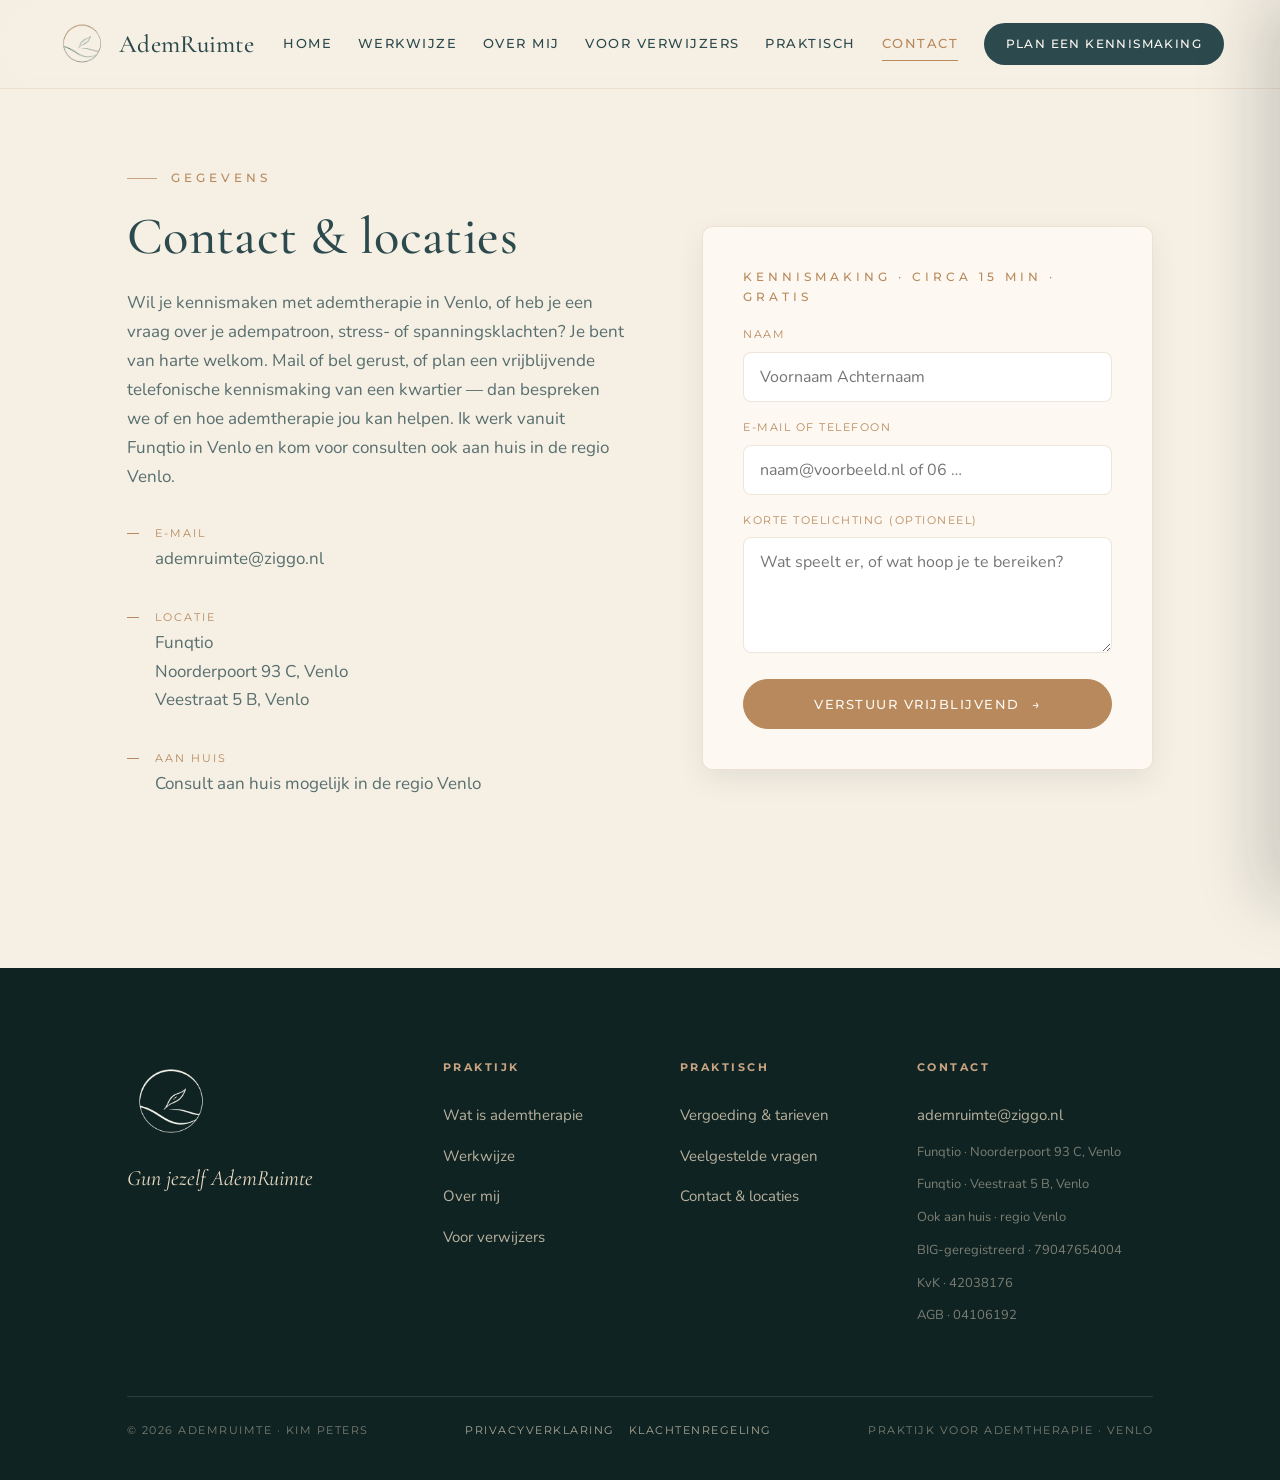
<file: contact.html>
<!DOCTYPE html>
<html lang="nl">
<head>
<meta charset="UTF-8">
<meta name="viewport" content="width=device-width, initial-scale=1.0">
<title>Contact &amp; locaties · AdemRuimte</title>
<meta name="description" content="Contactgegevens en locaties van AdemRuimte, praktijk voor ademtherapie in Venlo. Mail, bel of plan een vrijblijvende kennismaking.">
<link rel="icon" href="favicon.ico?v=3" sizes="any">
<link rel="icon" type="image/png" sizes="96x96" href="assets/img/favicon_96.png?v=3">
<link rel="icon" type="image/png" sizes="48x48" href="assets/img/favicon_48.png?v=3">
<link rel="icon" type="image/png" sizes="32x32" href="assets/img/favicon_32.png?v=3">
<link rel="icon" type="image/png" sizes="16x16" href="assets/img/favicon_16.png?v=3">
<link rel="apple-touch-icon" href="assets/img/apple-touch-icon.png?v=3">
<link rel="manifest" href="site.webmanifest">
<link rel="preconnect" href="https://fonts.googleapis.com">
<link rel="preconnect" href="https://fonts.gstatic.com" crossorigin>
<link href="https://fonts.googleapis.com/css2?family=Cormorant+Garamond:ital,wght@0,400;0,500;0,600;1,400;1,500&family=Nunito:ital,wght@0,300;0,400;0,600;0,700;1,400&family=Montserrat:wght@400;500;600&display=swap" rel="stylesheet">
<link rel="stylesheet" href="styles.css?v=42">
<link rel="canonical" href="https://www.ademruimtevenlo.nl/contact.html">
<meta property="og:type" content="website">
<meta property="og:site_name" content="AdemRuimte">
<meta property="og:locale" content="nl_NL">
<meta property="og:title" content="Contact &amp;amp; locaties · AdemRuimte">
<meta property="og:description" content="Contactgegevens en locaties van AdemRuimte, praktijk voor ademtherapie in Venlo. Mail, bel of plan een vrijblijvende kennismaking.">
<meta property="og:url" content="https://www.ademruimtevenlo.nl/contact.html">
<meta property="og:image" content="https://www.ademruimtevenlo.nl/assets/img/behandeling-vrouw.jpg">
<meta name="twitter:card" content="summary_large_image">
<meta name="twitter:title" content="Contact &amp;amp; locaties · AdemRuimte">
<meta name="twitter:description" content="Contactgegevens en locaties van AdemRuimte, praktijk voor ademtherapie in Venlo. Mail, bel of plan een vrijblijvende kennismaking.">
<meta name="twitter:image" content="https://www.ademruimtevenlo.nl/assets/img/behandeling-vrouw.jpg">
<script type="application/ld+json">
{
  "@context": "https://schema.org",
  "@type": "MedicalBusiness",
  "name": "AdemRuimte",
  "description": "Praktijk voor ademtherapie in Venlo, persoonlijk begeleid door psychosomatisch fysiotherapeut Kim Peters.",
  "url": "https://www.ademruimtevenlo.nl/",
  "email": "ademruimte@ziggo.nl",
  "image": "https://www.ademruimtevenlo.nl/assets/img/behandeling-vrouw.jpg",
  "founder": {"@type": "Person", "name": "Kim Peters"},
  "medicalSpecialty": "Physiotherapy",
  "areaServed": {"@type": "City", "name": "Venlo"},
  "address": {"@type": "PostalAddress", "streetAddress": "Noorderpoort 93 C", "addressLocality": "Venlo", "addressCountry": "NL"},
  "identifier": {"@type": "PropertyValue", "propertyID": "KvK", "value": "42038176"}
}
</script>
</head>
<body>

<!-- NAV -->
<nav class="nav solid" data-nav>
  <a href="index.html" class="brand" aria-label="AdemRuimte home">
    <img class="mark mark-light" src="assets/img/icoon-mark-light.png" alt="">
    <img class="mark mark-dark" src="assets/img/icoon-mark-color.png" alt="">
    <span class="brand-name">AdemRuimte</span>
  </a>
  <div class="nav-links">
    <a href="index.html" class="nav-link">Home</a>
    <a href="werkwijze.html" class="nav-link">Werkwijze</a>
    <a href="over-kim.html" class="nav-link">Over mij</a>
    <a href="verwijzers.html" class="nav-link">Voor verwijzers</a>
    <a href="praktisch.html" class="nav-link">Praktisch</a>
    <a href="contact.html" class="nav-link active">Contact</a>
    <a href="#" class="nav-cta" data-open-modal>Plan een kennismaking</a>
  </div>
  <button class="nav-toggle" data-nav-toggle aria-label="Open menu">
    <svg viewBox="0 0 24 24" fill="none" stroke="currentColor" stroke-width="1.6"><path d="M3 6h18M3 12h18M3 18h18"/></svg>
  </button>
</nav>
<div class="menu-back" data-menu-back></div>
<div class="mobile-menu" data-mobile-menu>
  <a href="index.html">Home</a>
  <a href="werkwijze.html">Werkwijze</a>
  <a href="over-kim.html">Over mij</a>
  <a href="verwijzers.html">Voor verwijzers</a>
  <a href="praktisch.html">Praktisch</a>
  <a href="contact.html">Contact</a>
  <a href="#" class="m-cta" data-open-modal>Plan een kennismaking →</a>
</div>

<!-- CONTACT + FORMULIER -->
<section class="pad bg-cream" style="padding-top:clamp(120px,15vw,168px);">
  <div class="wrap">
    <div class="split wide-txt">
      <div class="split-txt prose">
        <div class="eyebrow reveal">Gegevens</div>
        <h1 class="title reveal" data-delay="1" style="margin:20px 0 22px;">Contact &amp; locaties</h1>
        <p class="reveal" data-delay="1" style="margin-bottom:26px; color:var(--text-soft); max-width:54ch;">Wil je kennismaken met ademtherapie in Venlo, of heb je een vraag over je adempatroon, stress- of spanningsklachten? Je bent van harte welkom. Mail of bel gerust, of plan een vrijblijvende telefonische kennismaking van een kwartier &mdash; dan bespreken we of en hoe ademtherapie jou kan helpen. Ik werk vanuit Funqtio in Venlo en kom voor consulten ook aan huis in de regio Venlo.</p>
        <ul class="contact-list reveal" data-delay="1">
          <li><span class="k">E-mail</span><a href="mailto:ademruimte@ziggo.nl">ademruimte@ziggo.nl</a></li>
          <li style="margin-top:20px;"><span class="k">Locatie</span>Funqtio<br>Noorderpoort 93 C, Venlo<br>Veestraat 5 B, Venlo</li>
          <li style="margin-top:20px;"><span class="k">Aan huis</span>Consult aan huis mogelijk in de regio Venlo</li>
        </ul>
      </div>
      <div class="split-txt">
        <div class="card reveal" data-delay="1">
          <div class="eyebrow no-rule">Kennismaking · circa 15 min · gratis</div>
          <form data-form>
            <div class="field"><label for="c-naam">Naam</label><input type="text" id="c-naam" placeholder="Voornaam Achternaam" required></div>
            <div class="field"><label for="c-contact">E-mail of telefoon</label><input type="text" id="c-contact" placeholder="naam@voorbeeld.nl of 06 …" required></div>
            <div class="field"><label for="c-bericht">Korte toelichting (optioneel)</label><textarea id="c-bericht" rows="4" placeholder="Wat speelt er, of wat hoop je te bereiken?"></textarea></div>
            <button type="submit" class="btn btn-copper" style="width:100%; justify-content:center;">Verstuur vrijblijvend <span class="ar">→</span></button>
          </form>
        </div>
      </div>
    </div>
  </div>
</section>


<!-- FOOTER -->
<footer>
  <div class="wrap">
    <div class="footer-grid">
      <div class="footer-brand">
        <img src="assets/img/icoon-mark-light.png" alt="AdemRuimte">
        <p class="fq">Gun jezelf AdemRuimte</p>
      </div>
      <div class="footer-col">
        <h4>Praktijk</h4>
        <ul>
          <li><a href="index.html#wat">Wat is ademtherapie</a></li>
          <li><a href="werkwijze.html">Werkwijze</a></li>
          <li><a href="over-kim.html">Over mij</a></li>
          <li><a href="verwijzers.html">Voor verwijzers</a></li>
        </ul>
      </div>
      <div class="footer-col">
        <h4>Praktisch</h4>
        <ul>
          <li><a href="praktisch.html#tarieven">Vergoeding &amp; tarieven</a></li>
          <li><a href="praktisch.html#faq">Veelgestelde vragen</a></li>
          <li><a href="contact.html">Contact &amp; locaties</a></li>
        </ul>
      </div>
      <div class="footer-col">
        <h4>Contact</h4>
        <ul>
          <li><a href="mailto:ademruimte@ziggo.nl">ademruimte@ziggo.nl</a></li>
          <li class="small">Funqtio · Noorderpoort 93 C, Venlo</li>
          <li class="small">Funqtio · Veestraat 5 B, Venlo</li>
          <li class="small">Ook aan huis · regio Venlo</li>
          <li class="small">BIG-geregistreerd · 79047654004</li>
          <li class="small">KvK · 42038176</li>
          <li class="small">AGB · 04106192</li>
        </ul>
      </div>
    </div>
    <div class="footer-meta">
      <span>© <span data-year>2026</span> AdemRuimte · Kim Peters</span>
      <span class="footer-legal"><a href="privacy.html">Privacyverklaring</a> <a href="klachtenregeling.html">Klachtenregeling</a></span>
      <span>Praktijk voor ademtherapie · Venlo</span>
    </div>
  </div>
</footer>

<!-- MODAL -->
<div class="modal-back" data-modal>
  <div class="modal" role="dialog" aria-labelledby="m-title" aria-modal="true">
    <button class="modal-close" data-modal-close aria-label="Sluiten">×</button>
    <div class="eyebrow no-rule">Kennismaking · circa 15 min · gratis</div>
    <h3 id="m-title">Even kennismaken</h3>
    <p class="sub">Vertel kort wat er speelt. Ik bel of mail binnen één werkdag terug om een moment te plannen dat past.</p>
    <form data-form>
      <div class="field"><label for="m-naam">Naam</label><input type="text" id="m-naam" placeholder="Voornaam Achternaam" required></div>
      <div class="field"><label for="m-contact">E-mail of telefoon</label><input type="text" id="m-contact" placeholder="naam@voorbeeld.nl of 06 …" required></div>
      <div class="field"><label for="m-bericht">Korte toelichting (optioneel)</label><textarea id="m-bericht" rows="3" placeholder="Wat speelt er, of wat hoop je te bereiken?"></textarea></div>
      <button type="submit" class="btn btn-copper" style="width:100%; justify-content:center;">Verstuur vrijblijvend <span class="ar">→</span></button>
    </form>
  </div>
</div>
<div class="toast">Bedankt, ik neem binnen één werkdag contact op.</div>
<script src="script.js?v=42"></script>
</body>
</html>
</file>
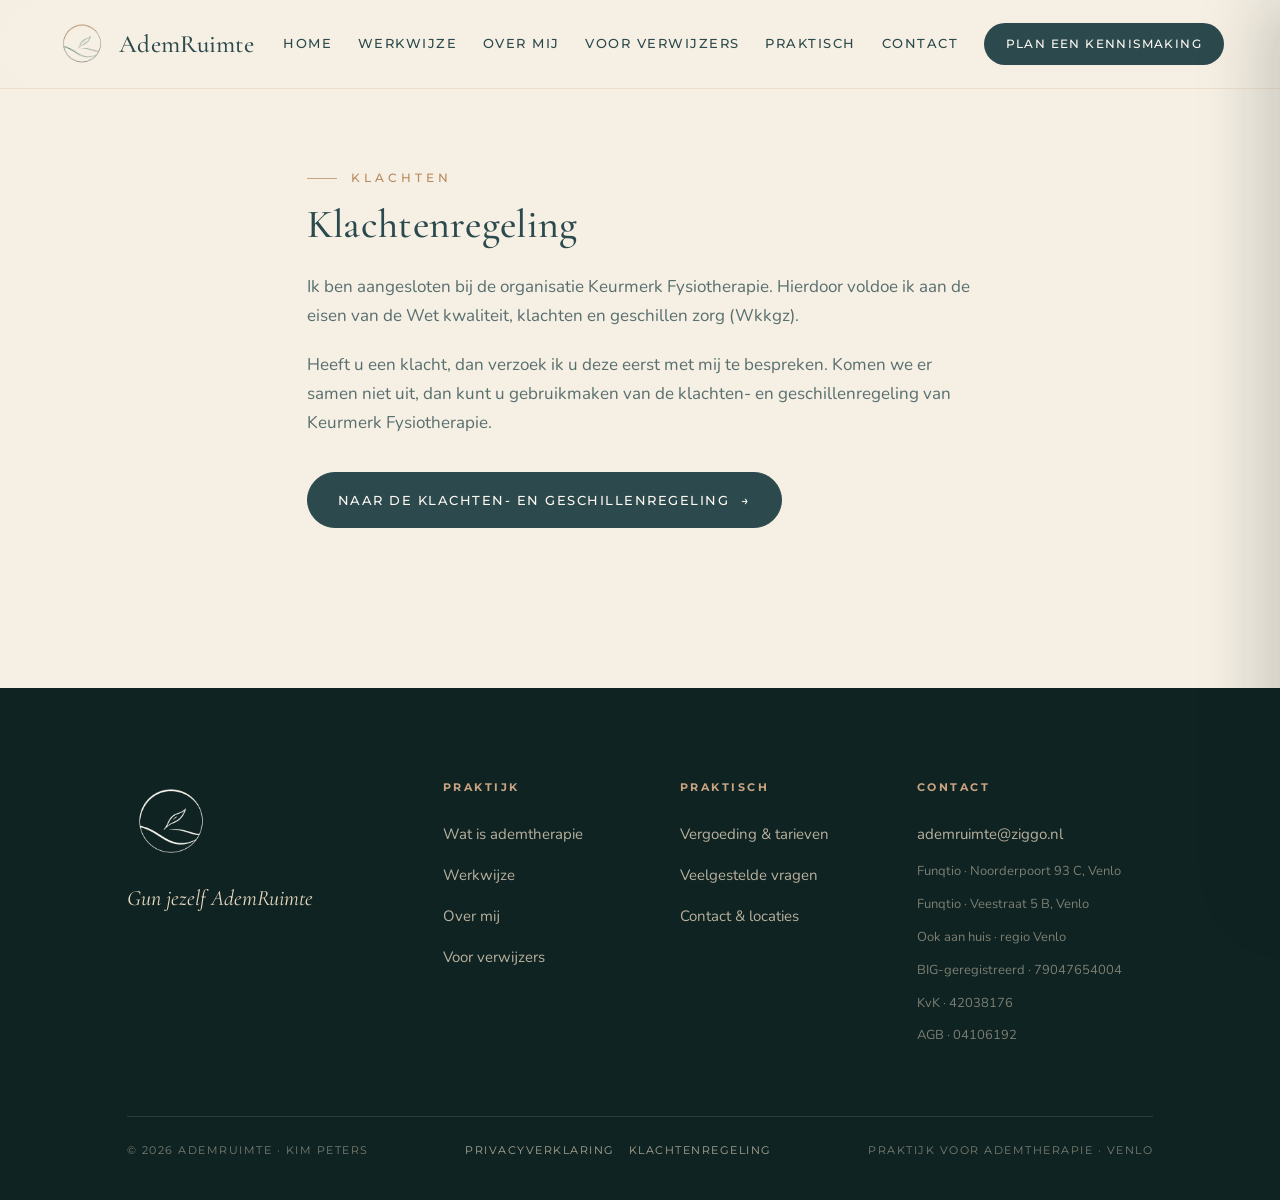
<file: klachtenregeling.html>
<!DOCTYPE html>
<html lang="nl">
<head>
<meta charset="UTF-8">
<meta name="viewport" content="width=device-width, initial-scale=1.0">
<title>Klachtenregeling · AdemRuimte, ademtherapie in Venlo</title>
<meta name="description" content="Klachtenregeling van AdemRuimte. Aangesloten bij Keurmerk Fysiotherapie en daarmee voldoend aan de Wet kwaliteit, klachten en geschillen zorg (Wkkgz).">
<link rel="icon" href="favicon.ico?v=3" sizes="any">
<link rel="icon" type="image/png" sizes="96x96" href="assets/img/favicon_96.png?v=3">
<link rel="icon" type="image/png" sizes="48x48" href="assets/img/favicon_48.png?v=3">
<link rel="icon" type="image/png" sizes="32x32" href="assets/img/favicon_32.png?v=3">
<link rel="icon" type="image/png" sizes="16x16" href="assets/img/favicon_16.png?v=3">
<link rel="apple-touch-icon" href="assets/img/apple-touch-icon.png?v=3">
<link rel="manifest" href="site.webmanifest">
<link rel="preconnect" href="https://fonts.googleapis.com">
<link rel="preconnect" href="https://fonts.gstatic.com" crossorigin>
<link href="https://fonts.googleapis.com/css2?family=Cormorant+Garamond:ital,wght@0,400;0,500;0,600;1,400;1,500&family=Nunito:ital,wght@0,300;0,400;0,600;0,700;1,400&family=Montserrat:wght@400;500;600&display=swap" rel="stylesheet">
<link rel="stylesheet" href="styles.css?v=42">
<link rel="canonical" href="https://www.ademruimtevenlo.nl/klachtenregeling.html">
<meta property="og:type" content="website">
<meta property="og:site_name" content="AdemRuimte">
<meta property="og:locale" content="nl_NL">
<meta property="og:title" content="Klachtenregeling · AdemRuimte, ademtherapie in Venlo">
<meta property="og:description" content="Klachtenregeling van AdemRuimte. Aangesloten bij Keurmerk Fysiotherapie en daarmee voldoend aan de Wet kwaliteit, klachten en geschillen zorg (Wkkgz).">
<meta property="og:url" content="https://www.ademruimtevenlo.nl/klachtenregeling.html">
<meta property="og:image" content="https://www.ademruimtevenlo.nl/assets/img/behandeling-vrouw.jpg">
<meta name="twitter:card" content="summary_large_image">
<meta name="twitter:title" content="Klachtenregeling · AdemRuimte, ademtherapie in Venlo">
<meta name="twitter:description" content="Klachtenregeling van AdemRuimte. Aangesloten bij Keurmerk Fysiotherapie en daarmee voldoend aan de Wet kwaliteit, klachten en geschillen zorg (Wkkgz).">
<meta name="twitter:image" content="https://www.ademruimtevenlo.nl/assets/img/behandeling-vrouw.jpg">
<script type="application/ld+json">
{
  "@context": "https://schema.org",
  "@type": "MedicalBusiness",
  "name": "AdemRuimte",
  "description": "Praktijk voor ademtherapie in Venlo, persoonlijk begeleid door psychosomatisch fysiotherapeut Kim Peters.",
  "url": "https://www.ademruimtevenlo.nl/",
  "email": "ademruimte@ziggo.nl",
  "image": "https://www.ademruimtevenlo.nl/assets/img/behandeling-vrouw.jpg",
  "founder": {"@type": "Person", "name": "Kim Peters"},
  "medicalSpecialty": "Physiotherapy",
  "areaServed": {"@type": "City", "name": "Venlo"},
  "address": {"@type": "PostalAddress", "streetAddress": "Noorderpoort 93 C", "addressLocality": "Venlo", "addressCountry": "NL"},
  "identifier": {"@type": "PropertyValue", "propertyID": "KvK", "value": "42038176"}
}
</script>
</head>
<body class="legal-page">

<!-- NAV -->
<nav class="nav solid" data-nav>
  <a href="index.html" class="brand" aria-label="AdemRuimte home">
    <img class="mark mark-light" src="assets/img/icoon-mark-light.png" alt="">
    <img class="mark mark-dark" src="assets/img/icoon-mark-color.png" alt="">
    <span class="brand-name">AdemRuimte</span>
  </a>
  <div class="nav-links">
    <a href="index.html" class="nav-link">Home</a>
    <a href="werkwijze.html" class="nav-link">Werkwijze</a>
    <a href="over-kim.html" class="nav-link">Over mij</a>
    <a href="verwijzers.html" class="nav-link">Voor verwijzers</a>
    <a href="praktisch.html" class="nav-link">Praktisch</a>
    <a href="contact.html" class="nav-link">Contact</a>
    <a href="#" class="nav-cta" data-open-modal>Plan een kennismaking</a>
  </div>
  <button class="nav-toggle" data-nav-toggle aria-label="Open menu">
    <svg viewBox="0 0 24 24" fill="none" stroke="currentColor" stroke-width="1.6"><path d="M3 6h18M3 12h18M3 18h18"/></svg>
  </button>
</nav>
<div class="menu-back" data-menu-back></div>
<div class="mobile-menu" data-mobile-menu>
  <a href="index.html">Home</a>
  <a href="werkwijze.html">Werkwijze</a>
  <a href="over-kim.html">Over mij</a>
  <a href="verwijzers.html">Voor verwijzers</a>
  <a href="praktisch.html">Praktisch</a>
  <a href="contact.html">Contact</a>
  <a href="#" class="m-cta" data-open-modal>Plan een kennismaking →</a>
</div>

<!-- INHOUD -->
<section class="pad bg-cream" style="padding-top:clamp(120px,15vw,168px);">
  <div class="wrap-tight prose">
    <div class="eyebrow reveal">Klachten</div>
    <h1 class="reveal" data-delay="1" style="font-size:clamp(28px,3.4vw,40px); margin:14px 0 26px;">Klachtenregeling</h1>
    <p class="reveal">Ik ben aangesloten bij de organisatie Keurmerk Fysiotherapie. Hierdoor voldoe ik aan de eisen van de Wet kwaliteit, klachten en geschillen zorg (Wkkgz).</p>
    <p class="reveal">Heeft u een klacht, dan verzoek ik u deze eerst met mij te bespreken. Komen we er samen niet uit, dan kunt u gebruikmaken van de klachten- en geschillenregeling van Keurmerk Fysiotherapie.</p>
    <p class="reveal" style="margin-top:34px;">
      <a href="https://www.keurmerkfysiotherapie.nl/patient/klachtenregeling/" class="btn" target="_blank" rel="noopener">Naar de klachten- en geschillenregeling <span class="ar">→</span></a>
    </p>
  </div>
</section>

<!-- FOOTER -->
<footer>
  <div class="wrap">
    <div class="footer-grid">
      <div class="footer-brand">
        <img src="assets/img/icoon-mark-light.png" alt="AdemRuimte">
        <p class="fq">Gun jezelf AdemRuimte</p>
      </div>
      <div class="footer-col">
        <h4>Praktijk</h4>
        <ul>
          <li><a href="index.html#wat">Wat is ademtherapie</a></li>
          <li><a href="werkwijze.html">Werkwijze</a></li>
          <li><a href="over-kim.html">Over mij</a></li>
          <li><a href="verwijzers.html">Voor verwijzers</a></li>
        </ul>
      </div>
      <div class="footer-col">
        <h4>Praktisch</h4>
        <ul>
          <li><a href="praktisch.html#tarieven">Vergoeding &amp; tarieven</a></li>
          <li><a href="praktisch.html#faq">Veelgestelde vragen</a></li>
          <li><a href="contact.html">Contact &amp; locaties</a></li>
        </ul>
      </div>
      <div class="footer-col">
        <h4>Contact</h4>
        <ul>
          <li><a href="mailto:ademruimte@ziggo.nl">ademruimte@ziggo.nl</a></li>
          <li class="small">Funqtio · Noorderpoort 93 C, Venlo</li>
          <li class="small">Funqtio · Veestraat 5 B, Venlo</li>
          <li class="small">Ook aan huis · regio Venlo</li>
          <li class="small">BIG-geregistreerd · 79047654004</li>
          <li class="small">KvK · 42038176</li>
          <li class="small">AGB · 04106192</li>
        </ul>
      </div>
    </div>
    <div class="footer-meta">
      <span>© <span data-year>2026</span> AdemRuimte · Kim Peters</span>
      <span class="footer-legal"><a href="privacy.html">Privacyverklaring</a> <a href="klachtenregeling.html">Klachtenregeling</a></span>
      <span>Praktijk voor ademtherapie · Venlo</span>
    </div>
  </div>
</footer>

<!-- MODAL -->
<div class="modal-back" data-modal>
  <div class="modal" role="dialog" aria-labelledby="m-title" aria-modal="true">
    <button class="modal-close" data-modal-close aria-label="Sluiten">×</button>
    <div class="eyebrow no-rule">Kennismaking · circa 15 min · gratis</div>
    <h3 id="m-title">Even kennismaken</h3>
    <p class="sub">Vertel kort wat er speelt. Ik bel of mail binnen één werkdag terug om een moment te plannen dat past.</p>
    <form data-form>
      <div class="field"><label for="m-naam">Naam</label><input type="text" id="m-naam" placeholder="Voornaam Achternaam" required></div>
      <div class="field"><label for="m-contact">E-mail of telefoon</label><input type="text" id="m-contact" placeholder="naam@voorbeeld.nl of 06 …" required></div>
      <div class="field"><label for="m-bericht">Korte toelichting (optioneel)</label><textarea id="m-bericht" rows="3" placeholder="Wat speelt er, of wat hoop je te bereiken?"></textarea></div>
      <button type="submit" class="btn btn-copper" style="width:100%; justify-content:center;">Verstuur vrijblijvend <span class="ar">→</span></button>
    </form>
  </div>
</div>
<div class="toast">Bedankt, ik neem binnen één werkdag contact op.</div>
<script src="script.js?v=42"></script>
</body>
</html>
</file>
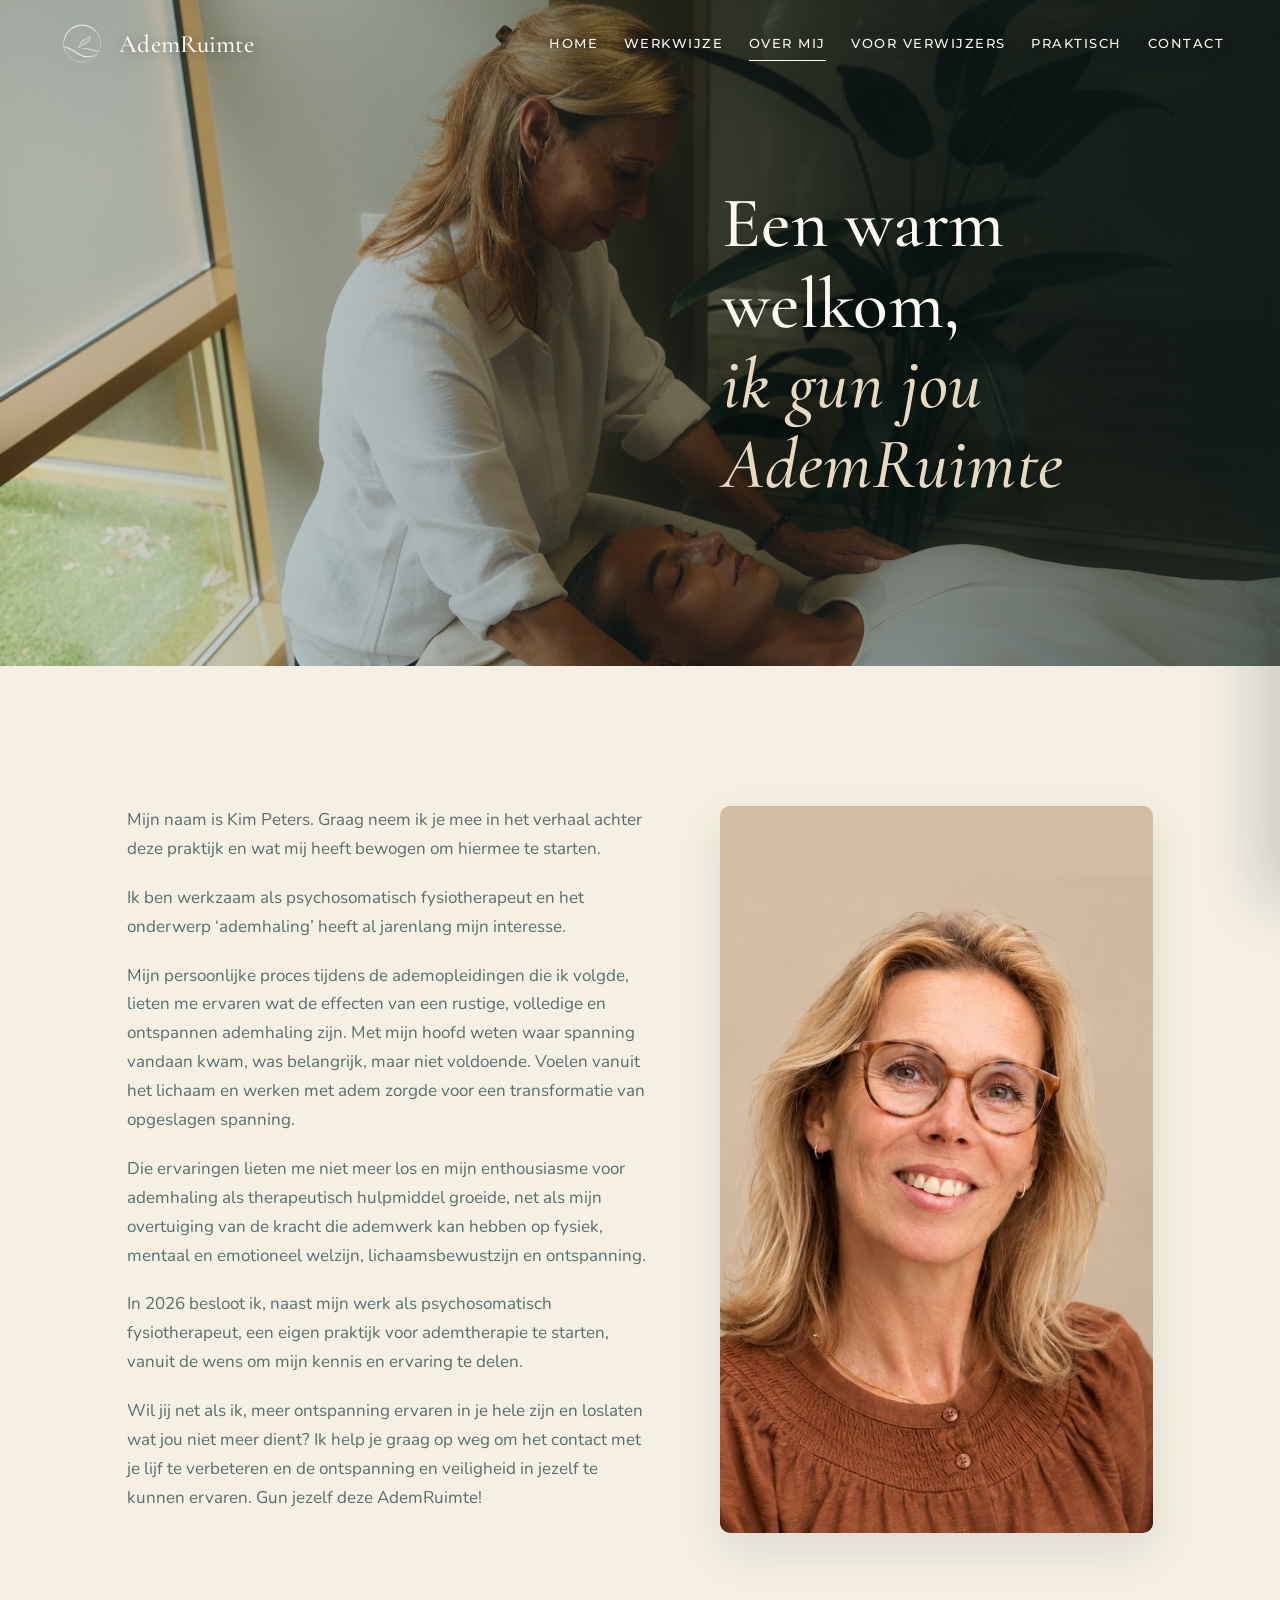
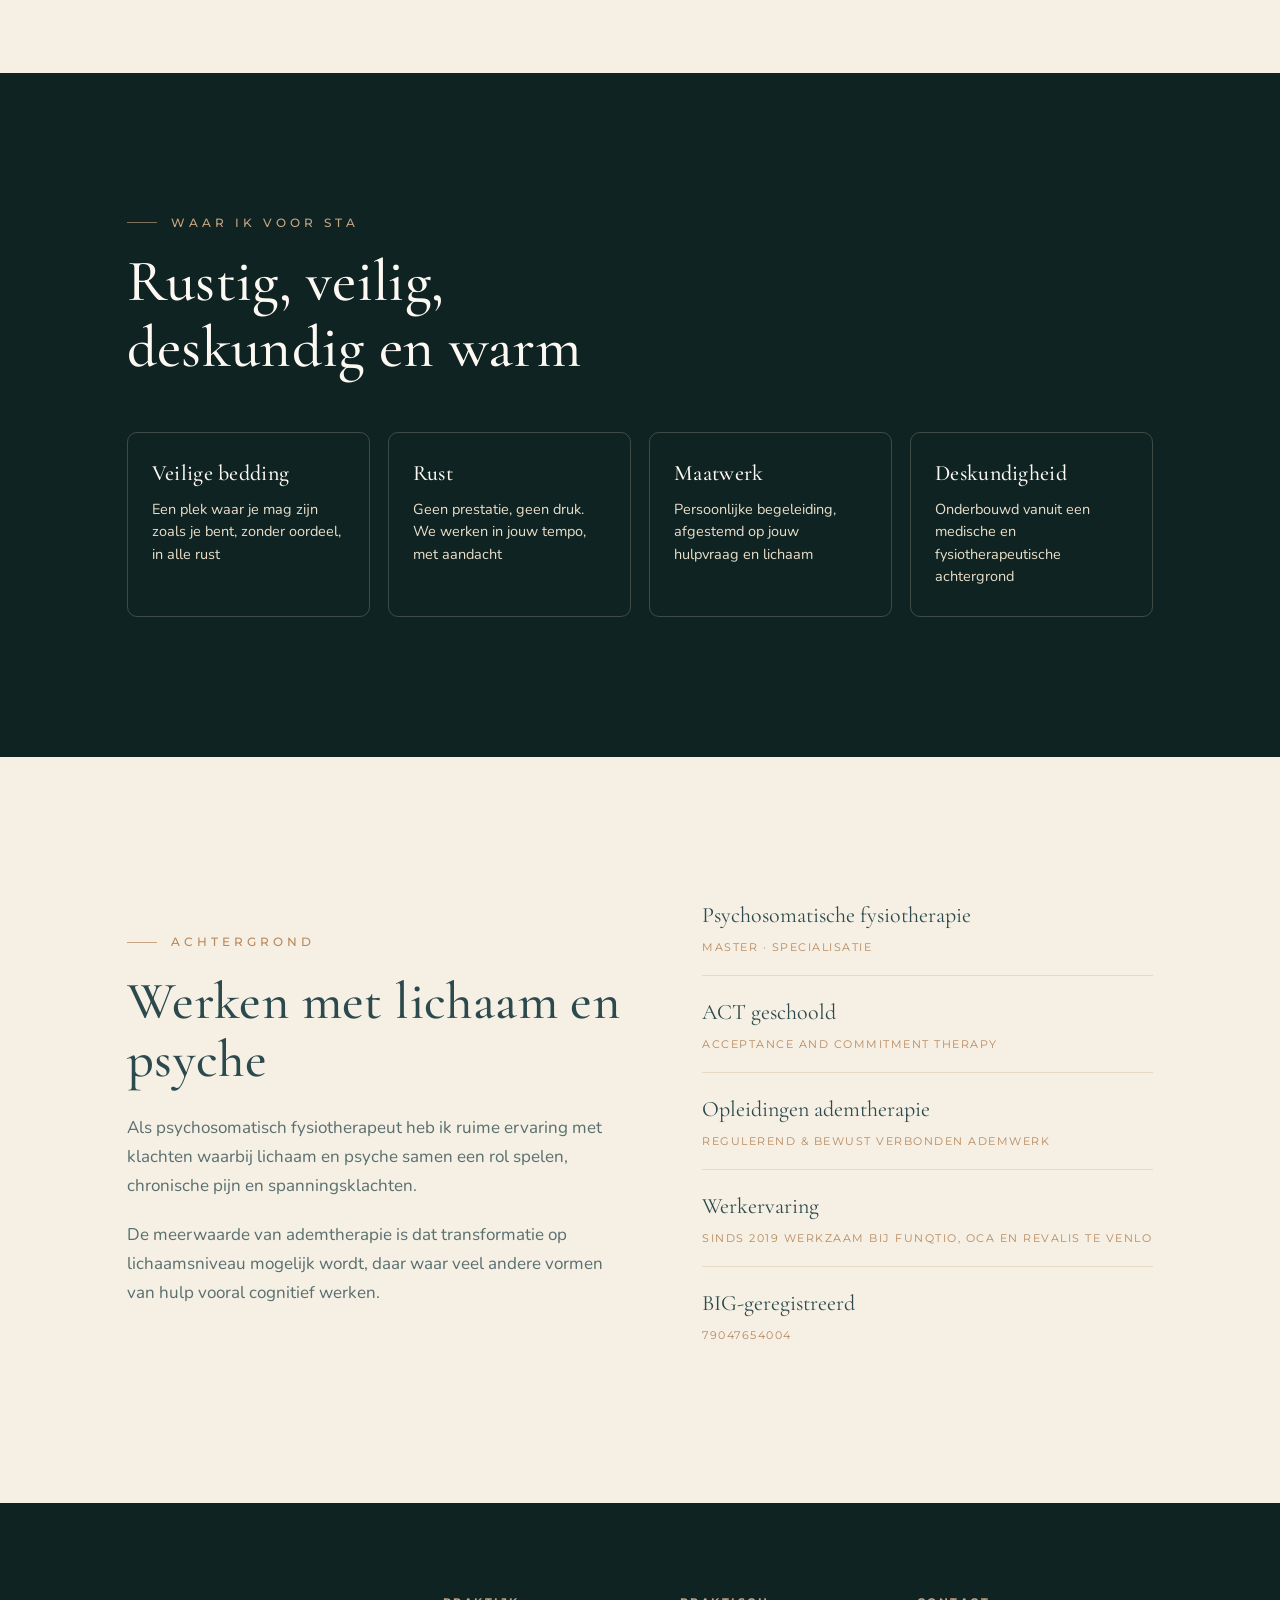
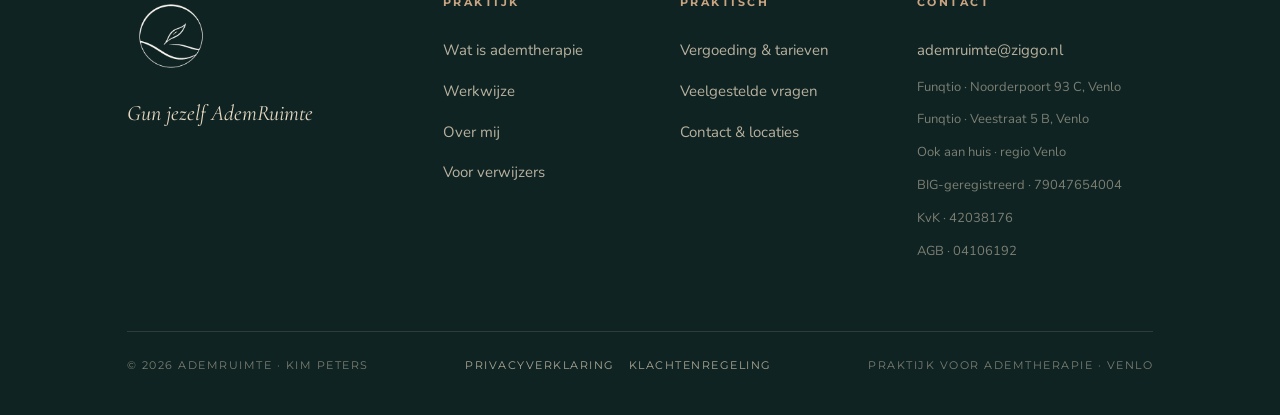
<file: over-kim.html>
<!DOCTYPE html>
<html lang="nl">
<head>
<meta charset="UTF-8">
<meta name="viewport" content="width=device-width, initial-scale=1.0">
<title>Over mij · Kim Peters, ademtherapeut in Venlo · AdemRuimte</title>
<meta name="description" content="Maak kennis met Kim Peters, psychosomatisch fysiotherapeut en oprichter van AdemRuimte. Het verhaal achter de praktijk voor ademtherapie in Venlo.">
<link rel="icon" href="favicon.ico?v=3" sizes="any">
<link rel="icon" type="image/png" sizes="96x96" href="assets/img/favicon_96.png?v=3">
<link rel="icon" type="image/png" sizes="48x48" href="assets/img/favicon_48.png?v=3">
<link rel="icon" type="image/png" sizes="32x32" href="assets/img/favicon_32.png?v=3">
<link rel="icon" type="image/png" sizes="16x16" href="assets/img/favicon_16.png?v=3">
<link rel="apple-touch-icon" href="assets/img/apple-touch-icon.png?v=3">
<link rel="manifest" href="site.webmanifest">
<link rel="preconnect" href="https://fonts.googleapis.com">
<link rel="preconnect" href="https://fonts.gstatic.com" crossorigin>
<link href="https://fonts.googleapis.com/css2?family=Cormorant+Garamond:ital,wght@0,400;0,500;0,600;1,400;1,500&family=Nunito:ital,wght@0,300;0,400;0,600;0,700;1,400&family=Montserrat:wght@400;500;600&display=swap" rel="stylesheet">
<link rel="stylesheet" href="styles.css?v=42">
<link rel="canonical" href="https://www.ademruimtevenlo.nl/over-kim.html">
<meta property="og:type" content="website">
<meta property="og:site_name" content="AdemRuimte">
<meta property="og:locale" content="nl_NL">
<meta property="og:title" content="Over mij · Kim Peters, ademtherapeut in Venlo · AdemRuimte">
<meta property="og:description" content="Maak kennis met Kim Peters, psychosomatisch fysiotherapeut en oprichter van AdemRuimte. Het verhaal achter de praktijk voor ademtherapie in Venlo.">
<meta property="og:url" content="https://www.ademruimtevenlo.nl/over-kim.html">
<meta property="og:image" content="https://www.ademruimtevenlo.nl/assets/img/behandeling-vrouw.jpg">
<meta name="twitter:card" content="summary_large_image">
<meta name="twitter:title" content="Over mij · Kim Peters, ademtherapeut in Venlo · AdemRuimte">
<meta name="twitter:description" content="Maak kennis met Kim Peters, psychosomatisch fysiotherapeut en oprichter van AdemRuimte. Het verhaal achter de praktijk voor ademtherapie in Venlo.">
<meta name="twitter:image" content="https://www.ademruimtevenlo.nl/assets/img/behandeling-vrouw.jpg">
<script type="application/ld+json">
{
  "@context": "https://schema.org",
  "@type": "MedicalBusiness",
  "name": "AdemRuimte",
  "description": "Praktijk voor ademtherapie in Venlo, persoonlijk begeleid door psychosomatisch fysiotherapeut Kim Peters.",
  "url": "https://www.ademruimtevenlo.nl/",
  "email": "ademruimte@ziggo.nl",
  "image": "https://www.ademruimtevenlo.nl/assets/img/behandeling-vrouw.jpg",
  "founder": {"@type": "Person", "name": "Kim Peters"},
  "medicalSpecialty": "Physiotherapy",
  "areaServed": {"@type": "City", "name": "Venlo"},
  "address": {"@type": "PostalAddress", "streetAddress": "Noorderpoort 93 C", "addressLocality": "Venlo", "addressCountry": "NL"},
  "identifier": {"@type": "PropertyValue", "propertyID": "KvK", "value": "42038176"}
}
</script>
</head>
<body class="has-hero">

<!-- NAV -->
<nav class="nav" data-nav>
  <a href="index.html" class="brand" aria-label="AdemRuimte home">
    <img class="mark mark-light" src="assets/img/icoon-mark-light.png" alt="">
    <img class="mark mark-dark" src="assets/img/icoon-mark-color.png" alt="">
    <span class="brand-name">AdemRuimte</span>
  </a>
  <div class="nav-links">
    <a href="index.html" class="nav-link">Home</a>
    <a href="werkwijze.html" class="nav-link">Werkwijze</a>
    <a href="over-kim.html" class="nav-link active">Over mij</a>
    <a href="verwijzers.html" class="nav-link">Voor verwijzers</a>
    <a href="praktisch.html" class="nav-link">Praktisch</a>
    <a href="contact.html" class="nav-link">Contact</a>
    <a href="#" class="nav-cta" data-open-modal>Plan een kennismaking</a>
  </div>
  <button class="nav-toggle" data-nav-toggle aria-label="Open menu">
    <svg viewBox="0 0 24 24" fill="none" stroke="currentColor" stroke-width="1.6"><path d="M3 6h18M3 12h18M3 18h18"/></svg>
  </button>
</nav>
<div class="menu-back" data-menu-back></div>
<div class="mobile-menu" data-mobile-menu>
  <a href="index.html">Home</a>
  <a href="werkwijze.html">Werkwijze</a>
  <a href="over-kim.html">Over mij</a>
  <a href="verwijzers.html">Voor verwijzers</a>
  <a href="praktisch.html">Praktisch</a>
  <a href="contact.html">Contact</a>
  <a href="#" class="m-cta" data-open-modal>Plan een kennismaking →</a>
</div>

<!-- HERO -->
<header class="hero side right">
  <div class="hero-photo">
    <img src="assets/img/kim-behandeling.jpg" alt="Kim Peters, ademtherapeut, tijdens een ademtherapie-behandeling in Venlo" fetchpriority="high">
  </div>
  <div class="hero-scrim"></div>
  <div class="wrap">
    <div class="hero-side-text">
      <h1 class="reveal" data-delay="1">Een warm welkom,<br><em>ik gun jou AdemRuimte</em></h1>
    </div>
  </div>
</header>

<!-- VERHAAL -->
<section class="pad bg-cream">
  <div class="wrap">
    <div class="kim-story">
      <div class="kim-text prose">
        <p class="reveal">Mijn naam is Kim Peters. Graag neem ik je mee in het verhaal achter deze praktijk en wat mij heeft bewogen om hiermee te starten.</p>
        <p class="reveal">Ik ben werkzaam als psychosomatisch fysiotherapeut en het onderwerp ‘ademhaling’ heeft al jarenlang mijn interesse.</p>
        <p class="reveal">Mijn persoonlijke proces tijdens de ademopleidingen die ik volgde, lieten me ervaren wat de effecten van een rustige, volledige en ontspannen ademhaling zijn. Met mijn hoofd weten waar spanning vandaan kwam, was belangrijk, maar niet voldoende. Voelen vanuit het lichaam en werken met adem zorgde voor een transformatie van opgeslagen spanning.</p>
        <p class="reveal">Die ervaringen lieten me niet meer los en mijn enthousiasme voor ademhaling als therapeutisch hulpmiddel groeide, net als mijn overtuiging van de kracht die ademwerk kan hebben op fysiek, mentaal en emotioneel welzijn, lichaamsbewustzijn en ontspanning.</p>
        <p class="reveal">In 2026 besloot ik, naast mijn werk als psychosomatisch fysiotherapeut, een eigen praktijk voor ademtherapie te starten, vanuit de wens om mijn kennis en ervaring te delen.</p>
        <p class="reveal">Wil jij net als ik, meer ontspanning ervaren in je hele zijn en loslaten wat jou niet meer dient? Ik help je graag op weg om het contact met je lijf te verbeteren en de ontspanning en veiligheid in jezelf te kunnen ervaren. Gun jezelf deze AdemRuimte!</p>
      </div>
      <div class="kim-aside reveal-img">
        <figure class="kim-photo">
          <div class="photo"><img src="assets/img/kim-portret-2026.jpg" alt="Kim Peters, psychosomatisch fysiotherapeut en ademtherapeut in Venlo"></div>
        </figure>
      </div>
    </div>
  </div>
</section>

<!-- WAAR IK VOOR STA -->
<section class="pad bg-dark">
  <div class="wrap">
    <div class="eyebrow on-dark reveal">Waar ik voor sta</div>
    <h2 class="reveal" data-delay="1" style="color:var(--cream-light); margin-top:16px; max-width:20ch;">Rustig, veilig, deskundig en warm</h2>
    <div class="value-cards">
      <div class="value-card reveal">
        <h3>Veilige bedding</h3>
        <p>Een plek waar je mag zijn zoals je bent, zonder oordeel, in alle rust</p>
      </div>
      <div class="value-card reveal" data-delay="1">
        <h3>Rust</h3>
        <p>Geen prestatie, geen druk. We werken in jouw tempo, met aandacht</p>
      </div>
      <div class="value-card reveal" data-delay="2">
        <h3>Maatwerk</h3>
        <p>Persoonlijke begeleiding, afgestemd op jouw hulpvraag en lichaam</p>
      </div>
      <div class="value-card reveal" data-delay="2">
        <h3>Deskundigheid</h3>
        <p>Onderbouwd vanuit een medische en fysiotherapeutische achtergrond</p>
      </div>
    </div>
  </div>
</section>

<!-- ACHTERGROND -->
<section class="pad bg-cream">
  <div class="wrap">
    <div class="split wide-txt">
      <div class="split-txt prose">
        <div class="eyebrow reveal">Achtergrond</div>
        <h2 class="title reveal" data-delay="1" style="margin:20px 0 24px;">Werken met lichaam en psyche</h2>
        <p class="reveal" data-delay="1">Als psychosomatisch fysiotherapeut heb ik ruime ervaring met klachten waarbij lichaam en psyche samen een rol spelen, chronische pijn en spanningsklachten.</p>
        <p class="reveal" data-delay="1">De meerwaarde van ademtherapie is dat transformatie op lichaamsniveau mogelijk wordt, daar waar veel andere vormen van hulp vooral cognitief werken.</p>
      </div>
      <div class="split-txt">
        <ul class="creds reveal" data-delay="1">
          <li>
            <div class="c-name">Psychosomatische fysiotherapie</div>
            <div class="c-sub">Master · specialisatie</div>
          </li>
          <li>
            <div class="c-name">ACT geschoold</div>
            <div class="c-sub">Acceptance and Commitment Therapy</div>
          </li>
          <li>
            <div class="c-name">Opleidingen ademtherapie</div>
            <div class="c-sub">Regulerend &amp; bewust verbonden ademwerk</div>
          </li>
          <li>
            <div class="c-name">Werkervaring</div>
            <div class="c-sub">Sinds 2019 werkzaam bij Funqtio, OCA en Revalis te Venlo</div>
          </li>
          <li>
            <div class="c-name">BIG-geregistreerd</div>
            <div class="c-sub">79047654004</div>
          </li>
        </ul>
      </div>
    </div>
  </div>
</section>


<!-- FOOTER -->
<footer>
  <div class="wrap">
    <div class="footer-grid">
      <div class="footer-brand">
        <img src="assets/img/icoon-mark-light.png" alt="AdemRuimte">
        <p class="fq">Gun jezelf AdemRuimte</p>
      </div>
      <div class="footer-col">
        <h4>Praktijk</h4>
        <ul>
          <li><a href="index.html#wat">Wat is ademtherapie</a></li>
          <li><a href="werkwijze.html">Werkwijze</a></li>
          <li><a href="over-kim.html">Over mij</a></li>
          <li><a href="verwijzers.html">Voor verwijzers</a></li>
        </ul>
      </div>
      <div class="footer-col">
        <h4>Praktisch</h4>
        <ul>
          <li><a href="praktisch.html#tarieven">Vergoeding &amp; tarieven</a></li>
          <li><a href="praktisch.html#faq">Veelgestelde vragen</a></li>
          <li><a href="contact.html">Contact &amp; locaties</a></li>
        </ul>
      </div>
      <div class="footer-col">
        <h4>Contact</h4>
        <ul>
          <li><a href="mailto:ademruimte@ziggo.nl">ademruimte@ziggo.nl</a></li>
          <li class="small">Funqtio · Noorderpoort 93 C, Venlo</li>
          <li class="small">Funqtio · Veestraat 5 B, Venlo</li>
          <li class="small">Ook aan huis · regio Venlo</li>
          <li class="small">BIG-geregistreerd · 79047654004</li>
          <li class="small">KvK · 42038176</li>
          <li class="small">AGB · 04106192</li>
        </ul>
      </div>
    </div>
    <div class="footer-meta">
      <span>© <span data-year>2026</span> AdemRuimte · Kim Peters</span>
      <span class="footer-legal"><a href="privacy.html">Privacyverklaring</a> <a href="klachtenregeling.html">Klachtenregeling</a></span>
      <span>Praktijk voor ademtherapie · Venlo</span>
    </div>
  </div>
</footer>

<!-- MODAL -->
<div class="modal-back" data-modal>
  <div class="modal" role="dialog" aria-labelledby="m-title" aria-modal="true">
    <button class="modal-close" data-modal-close aria-label="Sluiten">×</button>
    <div class="eyebrow no-rule">Kennismaking · circa 15 min · gratis</div>
    <h3 id="m-title">Even kennismaken</h3>
    <p class="sub">Vertel kort wat er speelt. Ik bel of mail binnen één werkdag terug om een moment te plannen dat past.</p>
    <form data-form>
      <div class="field"><label for="m-naam">Naam</label><input type="text" id="m-naam" placeholder="Voornaam Achternaam" required></div>
      <div class="field"><label for="m-contact">E-mail of telefoon</label><input type="text" id="m-contact" placeholder="naam@voorbeeld.nl of 06 …" required></div>
      <div class="field"><label for="m-bericht">Korte toelichting (optioneel)</label><textarea id="m-bericht" rows="3" placeholder="Wat speelt er, of wat hoop je te bereiken?"></textarea></div>
      <button type="submit" class="btn btn-copper" style="width:100%; justify-content:center;">Verstuur vrijblijvend <span class="ar">→</span></button>
    </form>
  </div>
</div>
<div class="toast">Bedankt, ik neem binnen één werkdag contact op.</div>
<script src="script.js?v=42"></script>
</body>
</html>
</file>
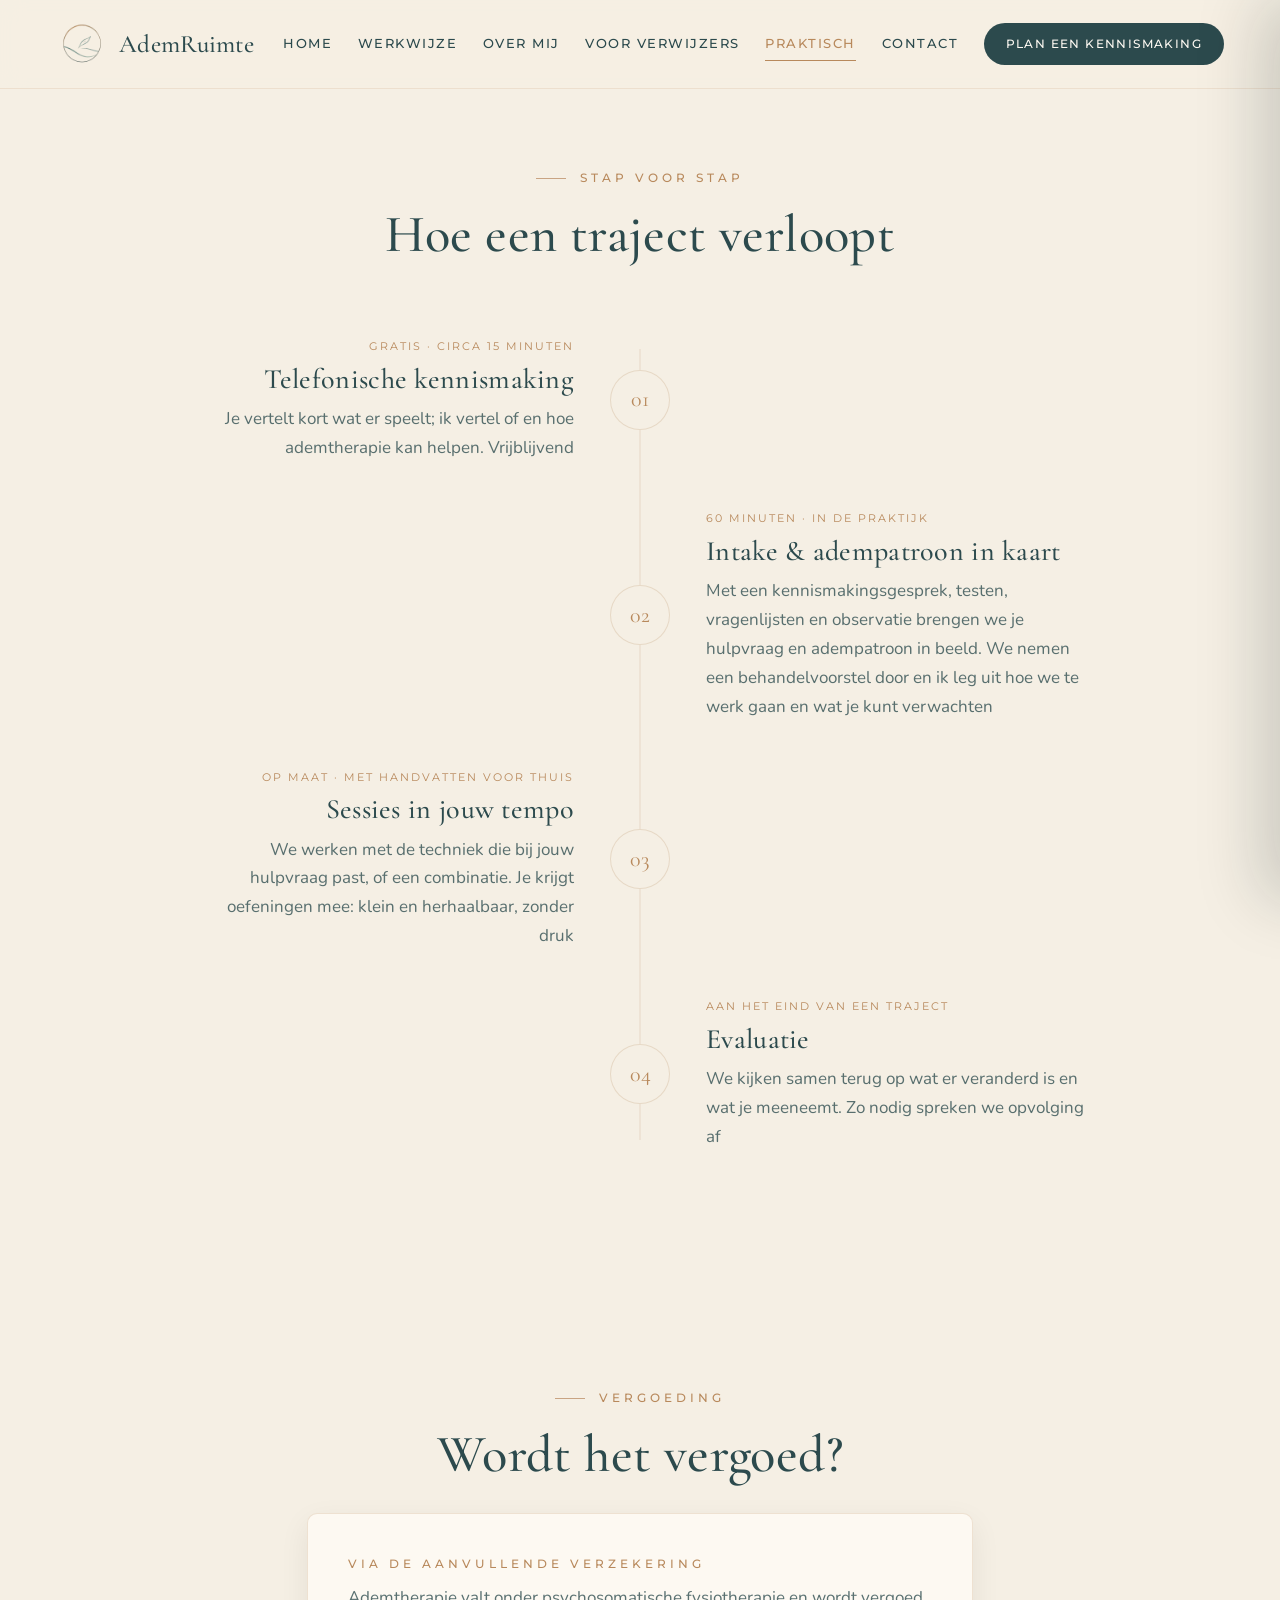
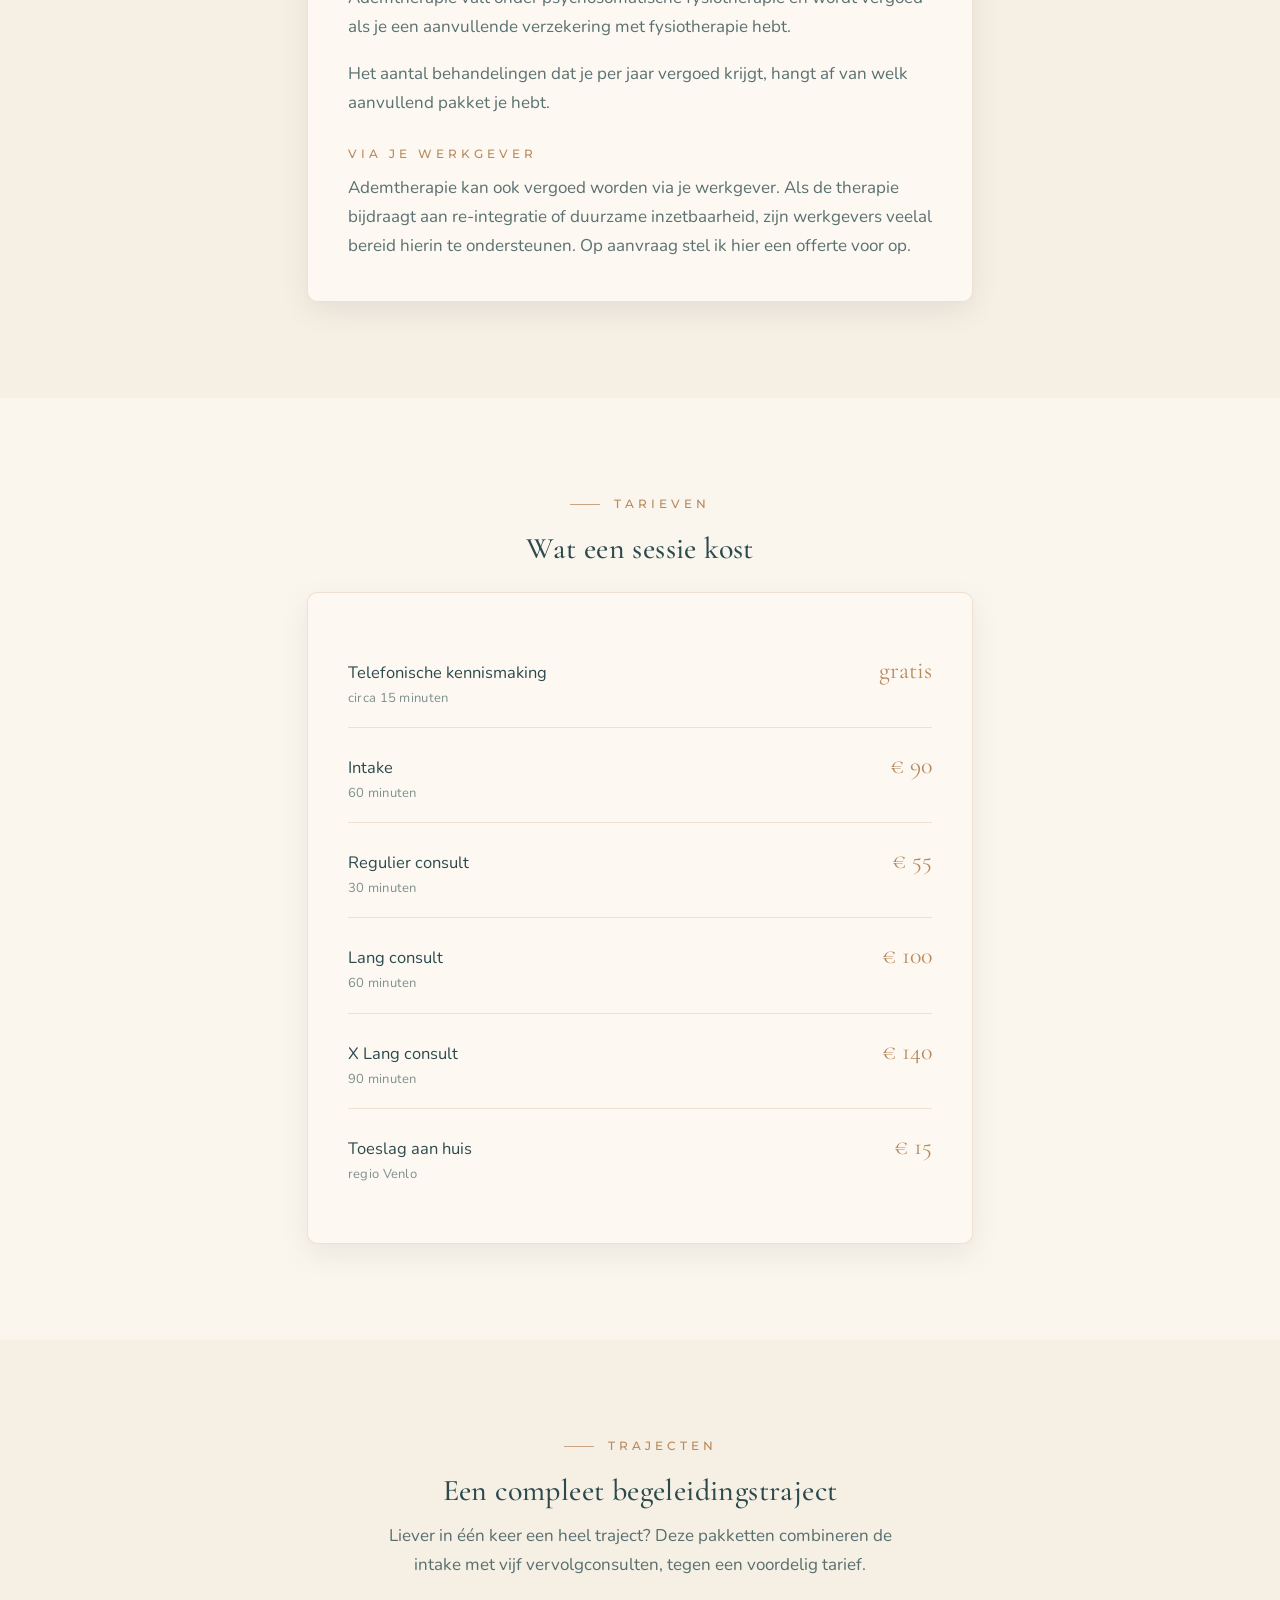
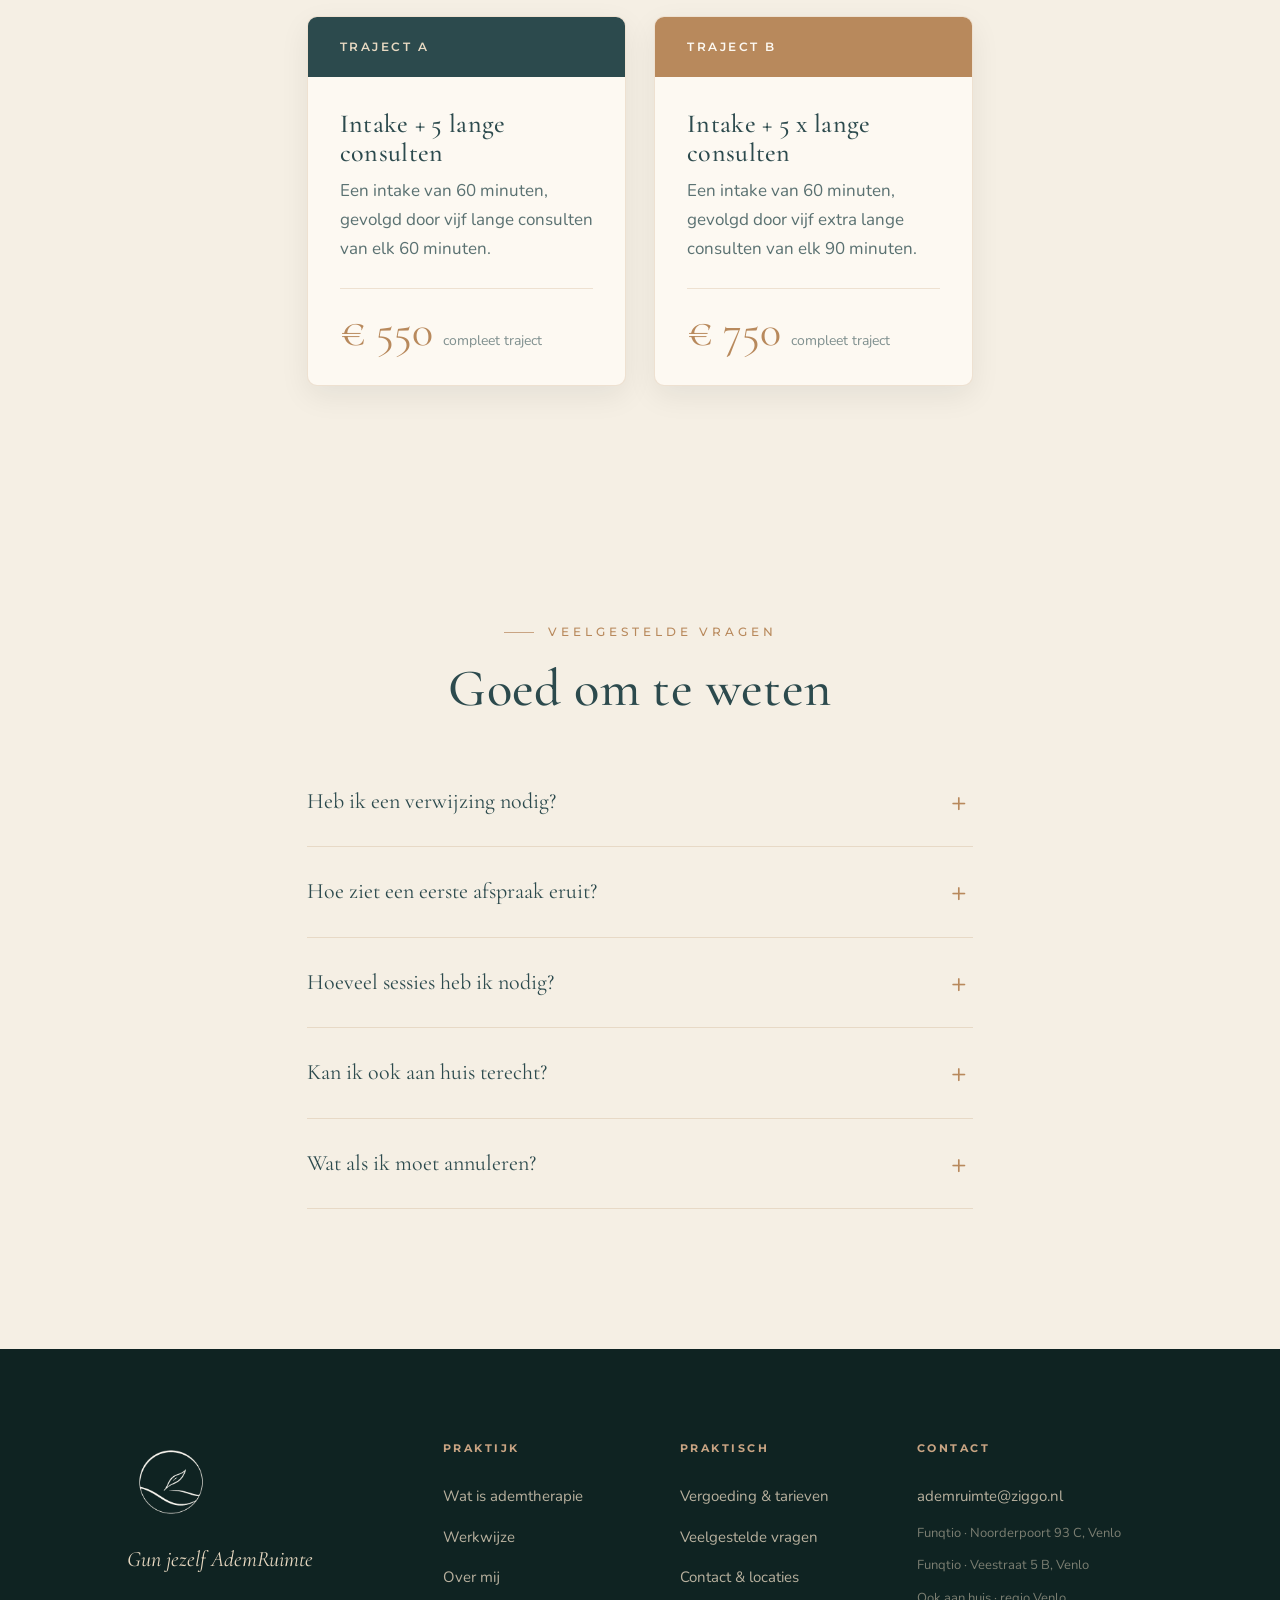
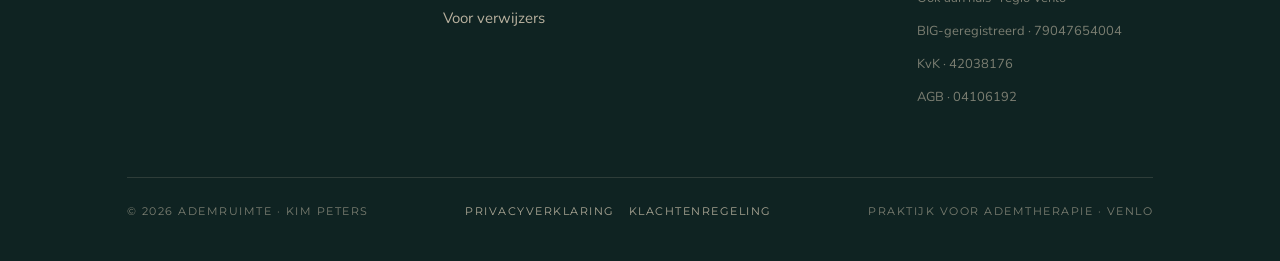
<file: praktisch.html>
<!DOCTYPE html>
<html lang="nl">
<head>
<meta charset="UTF-8">
<meta name="viewport" content="width=device-width, initial-scale=1.0">
<title>Praktisch · Vergoeding &amp; tarieven · AdemRuimte</title>
<meta name="description" content="Vergoeding, tarieven, veelgestelde vragen en contactgegevens van AdemRuimte, praktijk voor ademtherapie in Venlo.">
<link rel="icon" href="favicon.ico?v=3" sizes="any">
<link rel="icon" type="image/png" sizes="96x96" href="assets/img/favicon_96.png?v=3">
<link rel="icon" type="image/png" sizes="48x48" href="assets/img/favicon_48.png?v=3">
<link rel="icon" type="image/png" sizes="32x32" href="assets/img/favicon_32.png?v=3">
<link rel="icon" type="image/png" sizes="16x16" href="assets/img/favicon_16.png?v=3">
<link rel="apple-touch-icon" href="assets/img/apple-touch-icon.png?v=3">
<link rel="manifest" href="site.webmanifest">
<link rel="preconnect" href="https://fonts.googleapis.com">
<link rel="preconnect" href="https://fonts.gstatic.com" crossorigin>
<link href="https://fonts.googleapis.com/css2?family=Cormorant+Garamond:ital,wght@0,400;0,500;0,600;1,400;1,500&family=Nunito:ital,wght@0,300;0,400;0,600;0,700;1,400&family=Montserrat:wght@400;500;600&display=swap" rel="stylesheet">
<link rel="stylesheet" href="styles.css?v=42">
<link rel="canonical" href="https://www.ademruimtevenlo.nl/praktisch.html">
<meta property="og:type" content="website">
<meta property="og:site_name" content="AdemRuimte">
<meta property="og:locale" content="nl_NL">
<meta property="og:title" content="Praktisch · Vergoeding &amp;amp; tarieven · AdemRuimte">
<meta property="og:description" content="Vergoeding, tarieven, veelgestelde vragen en contactgegevens van AdemRuimte, praktijk voor ademtherapie in Venlo.">
<meta property="og:url" content="https://www.ademruimtevenlo.nl/praktisch.html">
<meta property="og:image" content="https://www.ademruimtevenlo.nl/assets/img/behandeling-vrouw.jpg">
<meta name="twitter:card" content="summary_large_image">
<meta name="twitter:title" content="Praktisch · Vergoeding &amp;amp; tarieven · AdemRuimte">
<meta name="twitter:description" content="Vergoeding, tarieven, veelgestelde vragen en contactgegevens van AdemRuimte, praktijk voor ademtherapie in Venlo.">
<meta name="twitter:image" content="https://www.ademruimtevenlo.nl/assets/img/behandeling-vrouw.jpg">
<script type="application/ld+json">
{
  "@context": "https://schema.org",
  "@type": "MedicalBusiness",
  "name": "AdemRuimte",
  "description": "Praktijk voor ademtherapie in Venlo, persoonlijk begeleid door psychosomatisch fysiotherapeut Kim Peters.",
  "url": "https://www.ademruimtevenlo.nl/",
  "email": "ademruimte@ziggo.nl",
  "image": "https://www.ademruimtevenlo.nl/assets/img/behandeling-vrouw.jpg",
  "founder": {"@type": "Person", "name": "Kim Peters"},
  "medicalSpecialty": "Physiotherapy",
  "areaServed": {"@type": "City", "name": "Venlo"},
  "address": {"@type": "PostalAddress", "streetAddress": "Noorderpoort 93 C", "addressLocality": "Venlo", "addressCountry": "NL"},
  "identifier": {"@type": "PropertyValue", "propertyID": "KvK", "value": "42038176"}
}
</script>
<script type="application/ld+json">
{
  "@context": "https://schema.org",
  "@type": "FAQPage",
  "mainEntity": [
    {"@type":"Question","name":"Heb ik een verwijzing nodig?","acceptedAnswer":{"@type":"Answer","text":"Nee. Je kunt je rechtstreeks aanmelden voor ademtherapie. Een verwijzing van de huisarts is niet nodig."}},
    {"@type":"Question","name":"Hoe ziet een eerste afspraak eruit?","acceptedAnswer":{"@type":"Answer","text":"We starten met een gratis telefonische kennismaking. Daarna volgt een uitgebreide intake (60 minuten) met gesprek, testen, vragenlijsten en observatie, waarin we je hulpvraag en adempatroon in kaart brengen en een behandelvoorstel doornemen."}},
    {"@type":"Question","name":"Hoeveel sessies heb ik nodig?","acceptedAnswer":{"@type":"Answer","text":"Dat verschilt per persoon en hulpvraag. We werken op maat en in jouw tempo, met handvatten voor thuis. Aan het eind van een traject evalueren we samen."}},
    {"@type":"Question","name":"Kan ik ook aan huis terecht?","acceptedAnswer":{"@type":"Answer","text":"Ja, een consult aan huis is mogelijk in de regio Venlo, met een kleine toeslag."}},
    {"@type":"Question","name":"Wat als ik moet annuleren?","acceptedAnswer":{"@type":"Answer","text":"Een afspraak verzetten of annuleren kan kosteloos tot 24 uur van tevoren. Daarna wordt de helft van het sessietarief in rekening gebracht."}}
  ]
}
</script>
</head>
<body>

<!-- NAV -->
<nav class="nav solid" data-nav>
  <a href="index.html" class="brand" aria-label="AdemRuimte home">
    <img class="mark mark-light" src="assets/img/icoon-mark-light.png" alt="">
    <img class="mark mark-dark" src="assets/img/icoon-mark-color.png" alt="">
    <span class="brand-name">AdemRuimte</span>
  </a>
  <div class="nav-links">
    <a href="index.html" class="nav-link">Home</a>
    <a href="werkwijze.html" class="nav-link">Werkwijze</a>
    <a href="over-kim.html" class="nav-link">Over mij</a>
    <a href="verwijzers.html" class="nav-link">Voor verwijzers</a>
    <a href="praktisch.html" class="nav-link active">Praktisch</a>
    <a href="contact.html" class="nav-link">Contact</a>
    <a href="#" class="nav-cta" data-open-modal>Plan een kennismaking</a>
  </div>
  <button class="nav-toggle" data-nav-toggle aria-label="Open menu">
    <svg viewBox="0 0 24 24" fill="none" stroke="currentColor" stroke-width="1.6"><path d="M3 6h18M3 12h18M3 18h18"/></svg>
  </button>
</nav>
<div class="menu-back" data-menu-back></div>
<div class="mobile-menu" data-mobile-menu>
  <a href="index.html">Home</a>
  <a href="werkwijze.html">Werkwijze</a>
  <a href="over-kim.html">Over mij</a>
  <a href="verwijzers.html">Voor verwijzers</a>
  <a href="praktisch.html">Praktisch</a>
  <a href="contact.html">Contact</a>
  <a href="#" class="m-cta" data-open-modal>Plan een kennismaking →</a>
</div>

<!-- HET TRAJECT (tijdlijn) -->
<section class="pad bg-cream" style="padding-top:clamp(120px,15vw,168px);">
  <div class="wrap">
    <div style="text-align:center; margin-bottom:clamp(48px,6vw,72px);">
      <div class="eyebrow center reveal">Stap voor stap</div>
      <h1 class="title reveal" data-delay="1" style="margin-top:18px;">Hoe een traject verloopt</h1>
    </div>
    <div class="timeline">
      <div class="tl-step left reveal">
        <div class="tl-text">
          <div class="meta">Gratis · circa 15 minuten</div>
          <h3>Telefonische kennismaking</h3>
          <p>Je vertelt kort wat er speelt; ik vertel of en hoe ademtherapie kan helpen. Vrijblijvend</p>
        </div>
        <div class="tl-num">01</div>
      </div>
      <div class="tl-step right reveal">
        <div class="tl-num">02</div>
        <div class="tl-text">
          <div class="meta">60 minuten · in de praktijk</div>
          <h3>Intake &amp; adempatroon in kaart</h3>
          <p>Met een kennismakingsgesprek, testen, vragenlijsten en observatie brengen we je hulpvraag en adempatroon in beeld. We nemen een behandelvoorstel door en ik leg uit hoe we te werk gaan en wat je kunt verwachten</p>
        </div>
      </div>
      <div class="tl-step left reveal">
        <div class="tl-text">
          <div class="meta">Op maat · met handvatten voor thuis</div>
          <h3>Sessies in jouw tempo</h3>
          <p>We werken met de techniek die bij jouw hulpvraag past, of een combinatie. Je krijgt oefeningen mee: klein en herhaalbaar, zonder druk</p>
        </div>
        <div class="tl-num">03</div>
      </div>
      <div class="tl-step right reveal">
        <div class="tl-num">04</div>
        <div class="tl-text">
          <div class="meta">Aan het eind van een traject</div>
          <h3>Evaluatie</h3>
          <p>We kijken samen terug op wat er veranderd is en wat je meeneemt. Zo nodig spreken we opvolging af</p>
        </div>
      </div>
    </div>
  </div>
</section>

<!-- VERGOEDING -->
<section class="pad-sm bg-cream" id="vergoeding">
  <div class="wrap-tight">
    <div class="eyebrow center reveal" style="margin-bottom:18px;">Vergoeding</div>
    <h2 class="title reveal" data-delay="1" style="text-align:center; margin-bottom:28px;">Wordt het vergoed?</h2>
    <div class="card reveal" data-delay="1" style="padding:clamp(26px,3.4vw,40px);">
      <div class="eyebrow no-rule" style="margin-bottom:10px;">Via de aanvullende verzekering</div>
      <p>Ademtherapie valt onder psychosomatische fysiotherapie en wordt vergoed als je een aanvullende verzekering met fysiotherapie hebt.</p>
      <p style="margin-top:12px;">Het aantal behandelingen dat je per jaar vergoed krijgt, hangt af van welk aanvullend pakket je hebt.</p>
      <div class="eyebrow no-rule" style="margin-top:26px; margin-bottom:10px;">Via je werkgever</div>
      <p>Ademtherapie kan ook vergoed worden via je werkgever. Als de therapie bijdraagt aan re-integratie of duurzame inzetbaarheid, zijn werkgevers veelal bereid hierin te ondersteunen. Op aanvraag stel ik hier een offerte voor op.</p>
    </div>
  </div>
</section>

<!-- TARIEVEN -->
<section class="pad-sm bg-warm" id="tarieven">
  <div class="wrap-tight">
    <div class="eyebrow center reveal" style="margin-bottom:18px;">Tarieven</div>
    <h2 class="title reveal" data-delay="1" style="text-align:center; margin-bottom:26px; font-size:clamp(22px,3vw,30px);">Wat een sessie kost</h2>
    <div class="card reveal" data-delay="1" style="padding:clamp(26px,3.4vw,40px);">
      <div class="rate">
        <div class="r-name">Telefonische kennismaking<small>circa 15 minuten</small></div>
        <div class="r-price">gratis</div>
      </div>
      <div class="rate">
        <div class="r-name">Intake<small>60 minuten</small></div>
        <div class="r-price">€ 90</div>
      </div>
      <div class="rate">
        <div class="r-name">Regulier consult<small>30 minuten</small></div>
        <div class="r-price">€ 55</div>
      </div>
      <div class="rate">
        <div class="r-name">Lang consult<small>60 minuten</small></div>
        <div class="r-price">€ 100</div>
      </div>
      <div class="rate">
        <div class="r-name">X Lang consult<small>90 minuten</small></div>
        <div class="r-price">€ 140</div>
      </div>
      <div class="rate">
        <div class="r-name">Toeslag aan huis<small>regio Venlo</small></div>
        <div class="r-price">€ 15</div>
      </div>
    </div>
  </div>
</section>

<!-- TRAJECTEN -->
<section class="pad-sm bg-cream" id="trajecten">
  <div class="wrap-tight">
    <div class="eyebrow center reveal" style="margin-bottom:18px;">Trajecten</div>
    <h2 class="title reveal" data-delay="1" style="text-align:center; margin-bottom:14px; font-size:clamp(22px,3vw,30px);">Een compleet begeleidingstraject</h2>
    <p class="reveal" data-delay="1" style="text-align:center; max-width:52ch; margin:0 auto 36px; color:var(--text-soft);">Liever in één keer een heel traject? Deze pakketten combineren de intake met vijf vervolgconsulten, tegen een voordelig tarief.</p>
    <div class="reveal" data-delay="1" style="display:grid; grid-template-columns:repeat(auto-fit,minmax(min(100%,260px),1fr)); gap:clamp(18px,2.5vw,28px); align-items:stretch;">

      <div class="card" style="padding:0; overflow:hidden; display:flex; flex-direction:column;">
        <div style="background:var(--teal); padding:20px clamp(24px,3vw,32px);">
          <div style="font-family:var(--label); font-weight:600; letter-spacing:2.5px; text-transform:uppercase; font-size:12px; color:var(--ink-light);">Traject A</div>
        </div>
        <div style="padding:clamp(24px,3vw,32px); display:flex; flex-direction:column; flex:1;">
          <h3 style="font-size:clamp(20px,2.2vw,26px); margin-bottom:10px;">Intake + 5 lange consulten</h3>
          <p style="color:var(--text-soft); margin-bottom:24px;">Een intake van 60 minuten, gevolgd door vijf lange consulten van elk 60 minuten.</p>
          <div style="margin-top:auto; padding-top:20px; border-top:1px solid var(--line); display:flex; align-items:baseline; gap:10px; flex-wrap:wrap;">
            <span style="font-family:var(--serif); font-size:clamp(32px,4vw,44px); line-height:1; color:var(--copper);">€ 550</span>
            <span style="color:var(--text-mute); font-size:14px;">compleet traject</span>
          </div>
        </div>
      </div>

      <div class="card" style="padding:0; overflow:hidden; display:flex; flex-direction:column;">
        <div style="background:var(--copper); padding:20px clamp(24px,3vw,32px);">
          <div style="font-family:var(--label); font-weight:600; letter-spacing:2.5px; text-transform:uppercase; font-size:12px; color:var(--cream-light);">Traject B</div>
        </div>
        <div style="padding:clamp(24px,3vw,32px); display:flex; flex-direction:column; flex:1;">
          <h3 style="font-size:clamp(20px,2.2vw,26px); margin-bottom:10px;">Intake + 5 x lange consulten</h3>
          <p style="color:var(--text-soft); margin-bottom:24px;">Een intake van 60 minuten, gevolgd door vijf extra lange consulten van elk 90 minuten.</p>
          <div style="margin-top:auto; padding-top:20px; border-top:1px solid var(--line); display:flex; align-items:baseline; gap:10px; flex-wrap:wrap;">
            <span style="font-family:var(--serif); font-size:clamp(32px,4vw,44px); line-height:1; color:var(--copper);">€ 750</span>
            <span style="color:var(--text-mute); font-size:14px;">compleet traject</span>
          </div>
        </div>
      </div>

    </div>
  </div>
</section>

<!-- FAQ -->
<section class="pad bg-cream" id="faq">
  <div class="wrap-tight">
    <div class="eyebrow center reveal" style="margin-bottom:18px;">Veelgestelde vragen</div>
    <h2 class="title reveal" data-delay="1" style="text-align:center; margin-bottom:38px;">Goed om te weten</h2>
    <div class="faq reveal" data-delay="1">
      <details>
        <summary>Heb ik een verwijzing nodig?</summary>
        <p>Nee. Je kunt je rechtstreeks aanmelden voor ademtherapie. Een verwijzing van de huisarts is niet nodig</p>
      </details>
      <details>
        <summary>Hoe ziet een eerste afspraak eruit?</summary>
        <p>We starten met een gratis telefonische kennismaking. Daarna volgt een uitgebreide intake (60 minuten) met gesprek, testen, vragenlijsten en observatie, waarin we je hulpvraag en adempatroon in kaart brengen en een behandelvoorstel doornemen</p>
      </details>
      <details>
        <summary>Hoeveel sessies heb ik nodig?</summary>
        <p>Dat verschilt per persoon en hulpvraag. We werken op maat en in jouw tempo, met handvatten voor thuis. Aan het eind van een traject evalueren we samen</p>
      </details>
      <details>
        <summary>Kan ik ook aan huis terecht?</summary>
        <p>Ja, een consult aan huis is mogelijk in de regio Venlo, met een kleine toeslag</p>
      </details>
      <details>
        <summary>Wat als ik moet annuleren?</summary>
        <p>Een afspraak verzetten of annuleren kan kosteloos tot 24 uur van tevoren. Daarna wordt de helft van het sessietarief in rekening gebracht</p>
      </details>
    </div>
  </div>
</section>


<!-- FOOTER -->
<footer>
  <div class="wrap">
    <div class="footer-grid">
      <div class="footer-brand">
        <img src="assets/img/icoon-mark-light.png" alt="AdemRuimte">
        <p class="fq">Gun jezelf AdemRuimte</p>
      </div>
      <div class="footer-col">
        <h4>Praktijk</h4>
        <ul>
          <li><a href="index.html#wat">Wat is ademtherapie</a></li>
          <li><a href="werkwijze.html">Werkwijze</a></li>
          <li><a href="over-kim.html">Over mij</a></li>
          <li><a href="verwijzers.html">Voor verwijzers</a></li>
        </ul>
      </div>
      <div class="footer-col">
        <h4>Praktisch</h4>
        <ul>
          <li><a href="praktisch.html#tarieven">Vergoeding &amp; tarieven</a></li>
          <li><a href="praktisch.html#faq">Veelgestelde vragen</a></li>
          <li><a href="contact.html">Contact &amp; locaties</a></li>
        </ul>
      </div>
      <div class="footer-col">
        <h4>Contact</h4>
        <ul>
          <li><a href="mailto:ademruimte@ziggo.nl">ademruimte@ziggo.nl</a></li>
          <li class="small">Funqtio · Noorderpoort 93 C, Venlo</li>
          <li class="small">Funqtio · Veestraat 5 B, Venlo</li>
          <li class="small">Ook aan huis · regio Venlo</li>
          <li class="small">BIG-geregistreerd · 79047654004</li>
          <li class="small">KvK · 42038176</li>
          <li class="small">AGB · 04106192</li>
        </ul>
      </div>
    </div>
    <div class="footer-meta">
      <span>© <span data-year>2026</span> AdemRuimte · Kim Peters</span>
      <span class="footer-legal"><a href="privacy.html">Privacyverklaring</a> <a href="klachtenregeling.html">Klachtenregeling</a></span>
      <span>Praktijk voor ademtherapie · Venlo</span>
    </div>
  </div>
</footer>

<!-- MODAL -->
<div class="modal-back" data-modal>
  <div class="modal" role="dialog" aria-labelledby="m-title" aria-modal="true">
    <button class="modal-close" data-modal-close aria-label="Sluiten">×</button>
    <div class="eyebrow no-rule">Kennismaking · circa 15 min · gratis</div>
    <h3 id="m-title">Even kennismaken</h3>
    <p class="sub">Vertel kort wat er speelt. Ik bel of mail binnen één werkdag terug om een moment te plannen dat past.</p>
    <form data-form>
      <div class="field"><label for="m-naam">Naam</label><input type="text" id="m-naam" placeholder="Voornaam Achternaam" required></div>
      <div class="field"><label for="m-contact">E-mail of telefoon</label><input type="text" id="m-contact" placeholder="naam@voorbeeld.nl of 06 …" required></div>
      <div class="field"><label for="m-bericht">Korte toelichting (optioneel)</label><textarea id="m-bericht" rows="3" placeholder="Wat speelt er, of wat hoop je te bereiken?"></textarea></div>
      <button type="submit" class="btn btn-copper" style="width:100%; justify-content:center;">Verstuur vrijblijvend <span class="ar">→</span></button>
    </form>
  </div>
</div>
<div class="toast">Bedankt, ik neem binnen één werkdag contact op.</div>
<script src="script.js?v=42"></script>
</body>
</html>
</file>
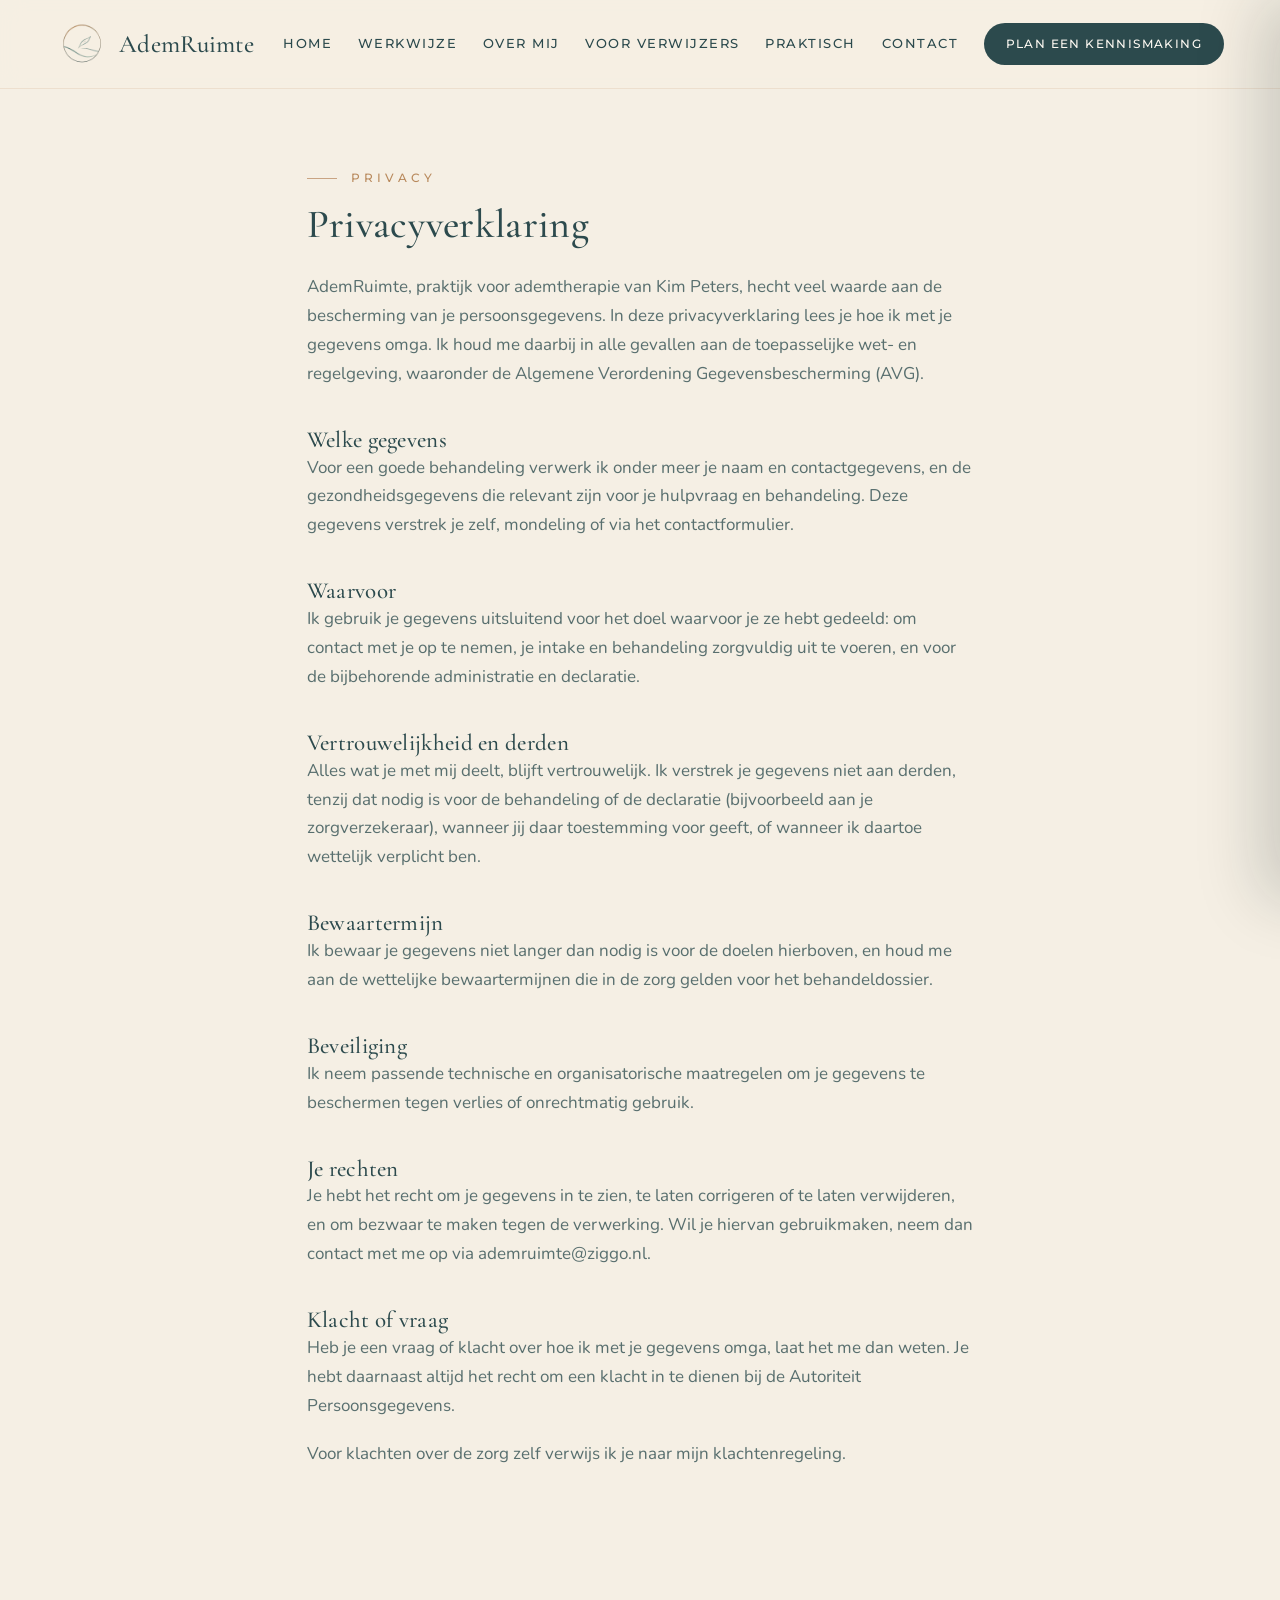
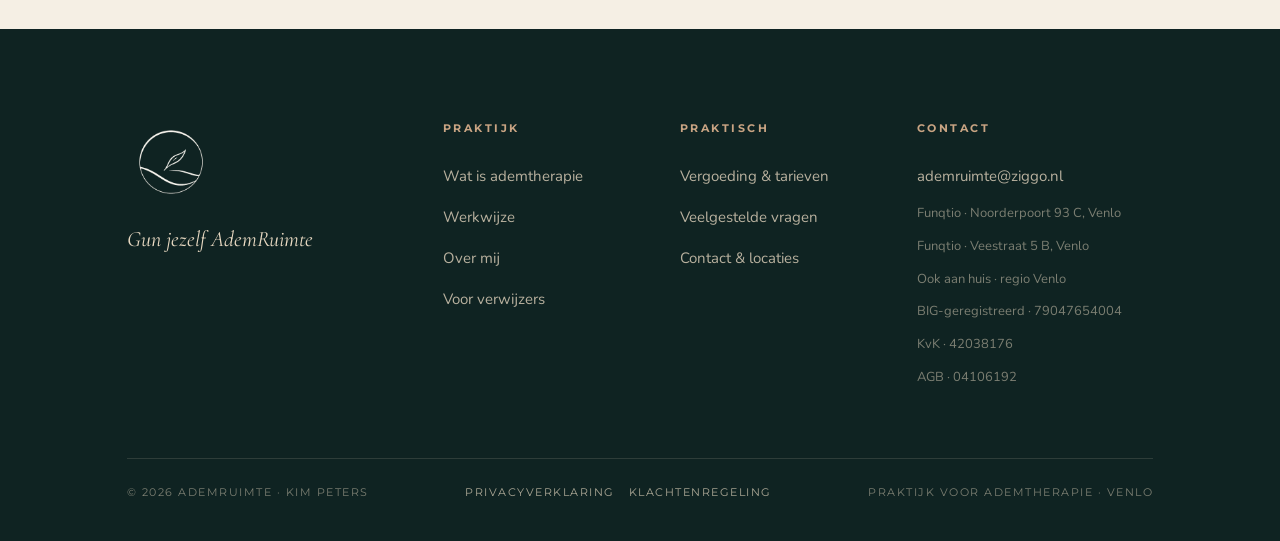
<file: privacy.html>
<!DOCTYPE html>
<html lang="nl">
<head>
<meta charset="UTF-8">
<meta name="viewport" content="width=device-width, initial-scale=1.0">
<title>Privacyverklaring · AdemRuimte</title>
<meta name="description" content="Privacyverklaring van AdemRuimte, praktijk voor ademtherapie in Venlo. Je gegevens worden vertrouwelijk behandeld volgens de Algemene Verordening Gegevensbescherming (AVG).">
<link rel="icon" href="favicon.ico?v=3" sizes="any">
<link rel="icon" type="image/png" sizes="96x96" href="assets/img/favicon_96.png?v=3">
<link rel="icon" type="image/png" sizes="48x48" href="assets/img/favicon_48.png?v=3">
<link rel="icon" type="image/png" sizes="32x32" href="assets/img/favicon_32.png?v=3">
<link rel="icon" type="image/png" sizes="16x16" href="assets/img/favicon_16.png?v=3">
<link rel="apple-touch-icon" href="assets/img/apple-touch-icon.png?v=3">
<link rel="manifest" href="site.webmanifest">
<link rel="preconnect" href="https://fonts.googleapis.com">
<link rel="preconnect" href="https://fonts.gstatic.com" crossorigin>
<link href="https://fonts.googleapis.com/css2?family=Cormorant+Garamond:ital,wght@0,400;0,500;0,600;1,400;1,500&family=Nunito:ital,wght@0,300;0,400;0,600;0,700;1,400&family=Montserrat:wght@400;500;600&display=swap" rel="stylesheet">
<link rel="stylesheet" href="styles.css?v=42">
<link rel="canonical" href="https://www.ademruimtevenlo.nl/privacy.html">
<meta property="og:type" content="website">
<meta property="og:site_name" content="AdemRuimte">
<meta property="og:locale" content="nl_NL">
<meta property="og:title" content="Privacyverklaring · AdemRuimte">
<meta property="og:description" content="Privacyverklaring van AdemRuimte, praktijk voor ademtherapie in Venlo. Je gegevens worden vertrouwelijk behandeld volgens de Algemene Verordening Gegevensbescherming (AVG).">
<meta property="og:url" content="https://www.ademruimtevenlo.nl/privacy.html">
<meta property="og:image" content="https://www.ademruimtevenlo.nl/assets/img/behandeling-vrouw.jpg">
<meta name="twitter:card" content="summary_large_image">
<meta name="twitter:title" content="Privacyverklaring · AdemRuimte">
<meta name="twitter:description" content="Privacyverklaring van AdemRuimte, praktijk voor ademtherapie in Venlo. Je gegevens worden vertrouwelijk behandeld volgens de Algemene Verordening Gegevensbescherming (AVG).">
<meta name="twitter:image" content="https://www.ademruimtevenlo.nl/assets/img/behandeling-vrouw.jpg">
<script type="application/ld+json">
{
  "@context": "https://schema.org",
  "@type": "MedicalBusiness",
  "name": "AdemRuimte",
  "description": "Praktijk voor ademtherapie in Venlo, persoonlijk begeleid door psychosomatisch fysiotherapeut Kim Peters.",
  "url": "https://www.ademruimtevenlo.nl/",
  "email": "ademruimte@ziggo.nl",
  "image": "https://www.ademruimtevenlo.nl/assets/img/behandeling-vrouw.jpg",
  "founder": {"@type": "Person", "name": "Kim Peters"},
  "medicalSpecialty": "Physiotherapy",
  "areaServed": {"@type": "City", "name": "Venlo"},
  "address": {"@type": "PostalAddress", "streetAddress": "Noorderpoort 93 C", "addressLocality": "Venlo", "addressCountry": "NL"},
  "identifier": {"@type": "PropertyValue", "propertyID": "KvK", "value": "42038176"}
}
</script>
</head>
<body class="legal-page">

<!-- NAV -->
<nav class="nav solid" data-nav>
  <a href="index.html" class="brand" aria-label="AdemRuimte home">
    <img class="mark mark-light" src="assets/img/icoon-mark-light.png" alt="">
    <img class="mark mark-dark" src="assets/img/icoon-mark-color.png" alt="">
    <span class="brand-name">AdemRuimte</span>
  </a>
  <div class="nav-links">
    <a href="index.html" class="nav-link">Home</a>
    <a href="werkwijze.html" class="nav-link">Werkwijze</a>
    <a href="over-kim.html" class="nav-link">Over mij</a>
    <a href="verwijzers.html" class="nav-link">Voor verwijzers</a>
    <a href="praktisch.html" class="nav-link">Praktisch</a>
    <a href="contact.html" class="nav-link">Contact</a>
    <a href="#" class="nav-cta" data-open-modal>Plan een kennismaking</a>
  </div>
  <button class="nav-toggle" data-nav-toggle aria-label="Open menu">
    <svg viewBox="0 0 24 24" fill="none" stroke="currentColor" stroke-width="1.6"><path d="M3 6h18M3 12h18M3 18h18"/></svg>
  </button>
</nav>
<div class="menu-back" data-menu-back></div>
<div class="mobile-menu" data-mobile-menu>
  <a href="index.html">Home</a>
  <a href="werkwijze.html">Werkwijze</a>
  <a href="over-kim.html">Over mij</a>
  <a href="verwijzers.html">Voor verwijzers</a>
  <a href="praktisch.html">Praktisch</a>
  <a href="contact.html">Contact</a>
  <a href="#" class="m-cta" data-open-modal>Plan een kennismaking →</a>
</div>

<!-- INHOUD -->
<section class="pad bg-cream" style="padding-top:clamp(120px,15vw,168px);">
  <div class="wrap-tight prose">
    <div class="eyebrow reveal">Privacy</div>
    <h1 class="reveal" data-delay="1" style="font-size:clamp(28px,3.4vw,40px); margin:14px 0 26px;">Privacyverklaring</h1>
    <p class="reveal">AdemRuimte, praktijk voor ademtherapie van Kim Peters, hecht veel waarde aan de bescherming van je persoonsgegevens. In deze privacyverklaring lees je hoe ik met je gegevens omga. Ik houd me daarbij in alle gevallen aan de toepasselijke wet- en regelgeving, waaronder de Algemene Verordening Gegevensbescherming (AVG).</p>

    <h2 class="reveal">Welke gegevens</h2>
    <p class="reveal">Voor een goede behandeling verwerk ik onder meer je naam en contactgegevens, en de gezondheidsgegevens die relevant zijn voor je hulpvraag en behandeling. Deze gegevens verstrek je zelf, mondeling of via het contactformulier.</p>

    <h2 class="reveal">Waarvoor</h2>
    <p class="reveal">Ik gebruik je gegevens uitsluitend voor het doel waarvoor je ze hebt gedeeld: om contact met je op te nemen, je intake en behandeling zorgvuldig uit te voeren, en voor de bijbehorende administratie en declaratie.</p>

    <h2 class="reveal">Vertrouwelijkheid en derden</h2>
    <p class="reveal">Alles wat je met mij deelt, blijft vertrouwelijk. Ik verstrek je gegevens niet aan derden, tenzij dat nodig is voor de behandeling of de declaratie (bijvoorbeeld aan je zorgverzekeraar), wanneer jij daar toestemming voor geeft, of wanneer ik daartoe wettelijk verplicht ben.</p>

    <h2 class="reveal">Bewaartermijn</h2>
    <p class="reveal">Ik bewaar je gegevens niet langer dan nodig is voor de doelen hierboven, en houd me aan de wettelijke bewaartermijnen die in de zorg gelden voor het behandeldossier.</p>

    <h2 class="reveal">Beveiliging</h2>
    <p class="reveal">Ik neem passende technische en organisatorische maatregelen om je gegevens te beschermen tegen verlies of onrechtmatig gebruik.</p>

    <h2 class="reveal">Je rechten</h2>
    <p class="reveal">Je hebt het recht om je gegevens in te zien, te laten corrigeren of te laten verwijderen, en om bezwaar te maken tegen de verwerking. Wil je hiervan gebruikmaken, neem dan contact met me op via <a href="mailto:ademruimte@ziggo.nl">ademruimte@ziggo.nl</a>.</p>

    <h2 class="reveal">Klacht of vraag</h2>
    <p class="reveal">Heb je een vraag of klacht over hoe ik met je gegevens omga, laat het me dan weten. Je hebt daarnaast altijd het recht om een klacht in te dienen bij de Autoriteit Persoonsgegevens.</p>
    <p class="reveal">Voor klachten over de zorg zelf verwijs ik je naar mijn <a href="klachtenregeling.html">klachtenregeling</a>.</p>
  </div>
</section>

<!-- FOOTER -->
<footer>
  <div class="wrap">
    <div class="footer-grid">
      <div class="footer-brand">
        <img src="assets/img/icoon-mark-light.png" alt="AdemRuimte">
        <p class="fq">Gun jezelf AdemRuimte</p>
      </div>
      <div class="footer-col">
        <h4>Praktijk</h4>
        <ul>
          <li><a href="index.html#wat">Wat is ademtherapie</a></li>
          <li><a href="werkwijze.html">Werkwijze</a></li>
          <li><a href="over-kim.html">Over mij</a></li>
          <li><a href="verwijzers.html">Voor verwijzers</a></li>
        </ul>
      </div>
      <div class="footer-col">
        <h4>Praktisch</h4>
        <ul>
          <li><a href="praktisch.html#tarieven">Vergoeding &amp; tarieven</a></li>
          <li><a href="praktisch.html#faq">Veelgestelde vragen</a></li>
          <li><a href="contact.html">Contact &amp; locaties</a></li>
        </ul>
      </div>
      <div class="footer-col">
        <h4>Contact</h4>
        <ul>
          <li><a href="mailto:ademruimte@ziggo.nl">ademruimte@ziggo.nl</a></li>
          <li class="small">Funqtio · Noorderpoort 93 C, Venlo</li>
          <li class="small">Funqtio · Veestraat 5 B, Venlo</li>
          <li class="small">Ook aan huis · regio Venlo</li>
          <li class="small">BIG-geregistreerd · 79047654004</li>
          <li class="small">KvK · 42038176</li>
          <li class="small">AGB · 04106192</li>
        </ul>
      </div>
    </div>
    <div class="footer-meta">
      <span>© <span data-year>2026</span> AdemRuimte · Kim Peters</span>
      <span class="footer-legal"><a href="privacy.html">Privacyverklaring</a> <a href="klachtenregeling.html">Klachtenregeling</a></span>
      <span>Praktijk voor ademtherapie · Venlo</span>
    </div>
  </div>
</footer>

<!-- MODAL -->
<div class="modal-back" data-modal>
  <div class="modal" role="dialog" aria-labelledby="m-title" aria-modal="true">
    <button class="modal-close" data-modal-close aria-label="Sluiten">×</button>
    <div class="eyebrow no-rule">Kennismaking · circa 15 min · gratis</div>
    <h3 id="m-title">Even kennismaken</h3>
    <p class="sub">Vertel kort wat er speelt. Ik bel of mail binnen één werkdag terug om een moment te plannen dat past.</p>
    <form data-form>
      <div class="field"><label for="m-naam">Naam</label><input type="text" id="m-naam" placeholder="Voornaam Achternaam" required></div>
      <div class="field"><label for="m-contact">E-mail of telefoon</label><input type="text" id="m-contact" placeholder="naam@voorbeeld.nl of 06 …" required></div>
      <div class="field"><label for="m-bericht">Korte toelichting (optioneel)</label><textarea id="m-bericht" rows="3" placeholder="Wat speelt er, of wat hoop je te bereiken?"></textarea></div>
      <button type="submit" class="btn btn-copper" style="width:100%; justify-content:center;">Verstuur vrijblijvend <span class="ar">→</span></button>
    </form>
  </div>
</div>
<div class="toast">Bedankt, ik neem binnen één werkdag contact op.</div>
<script src="script.js?v=42"></script>
</body>
</html>
</file>
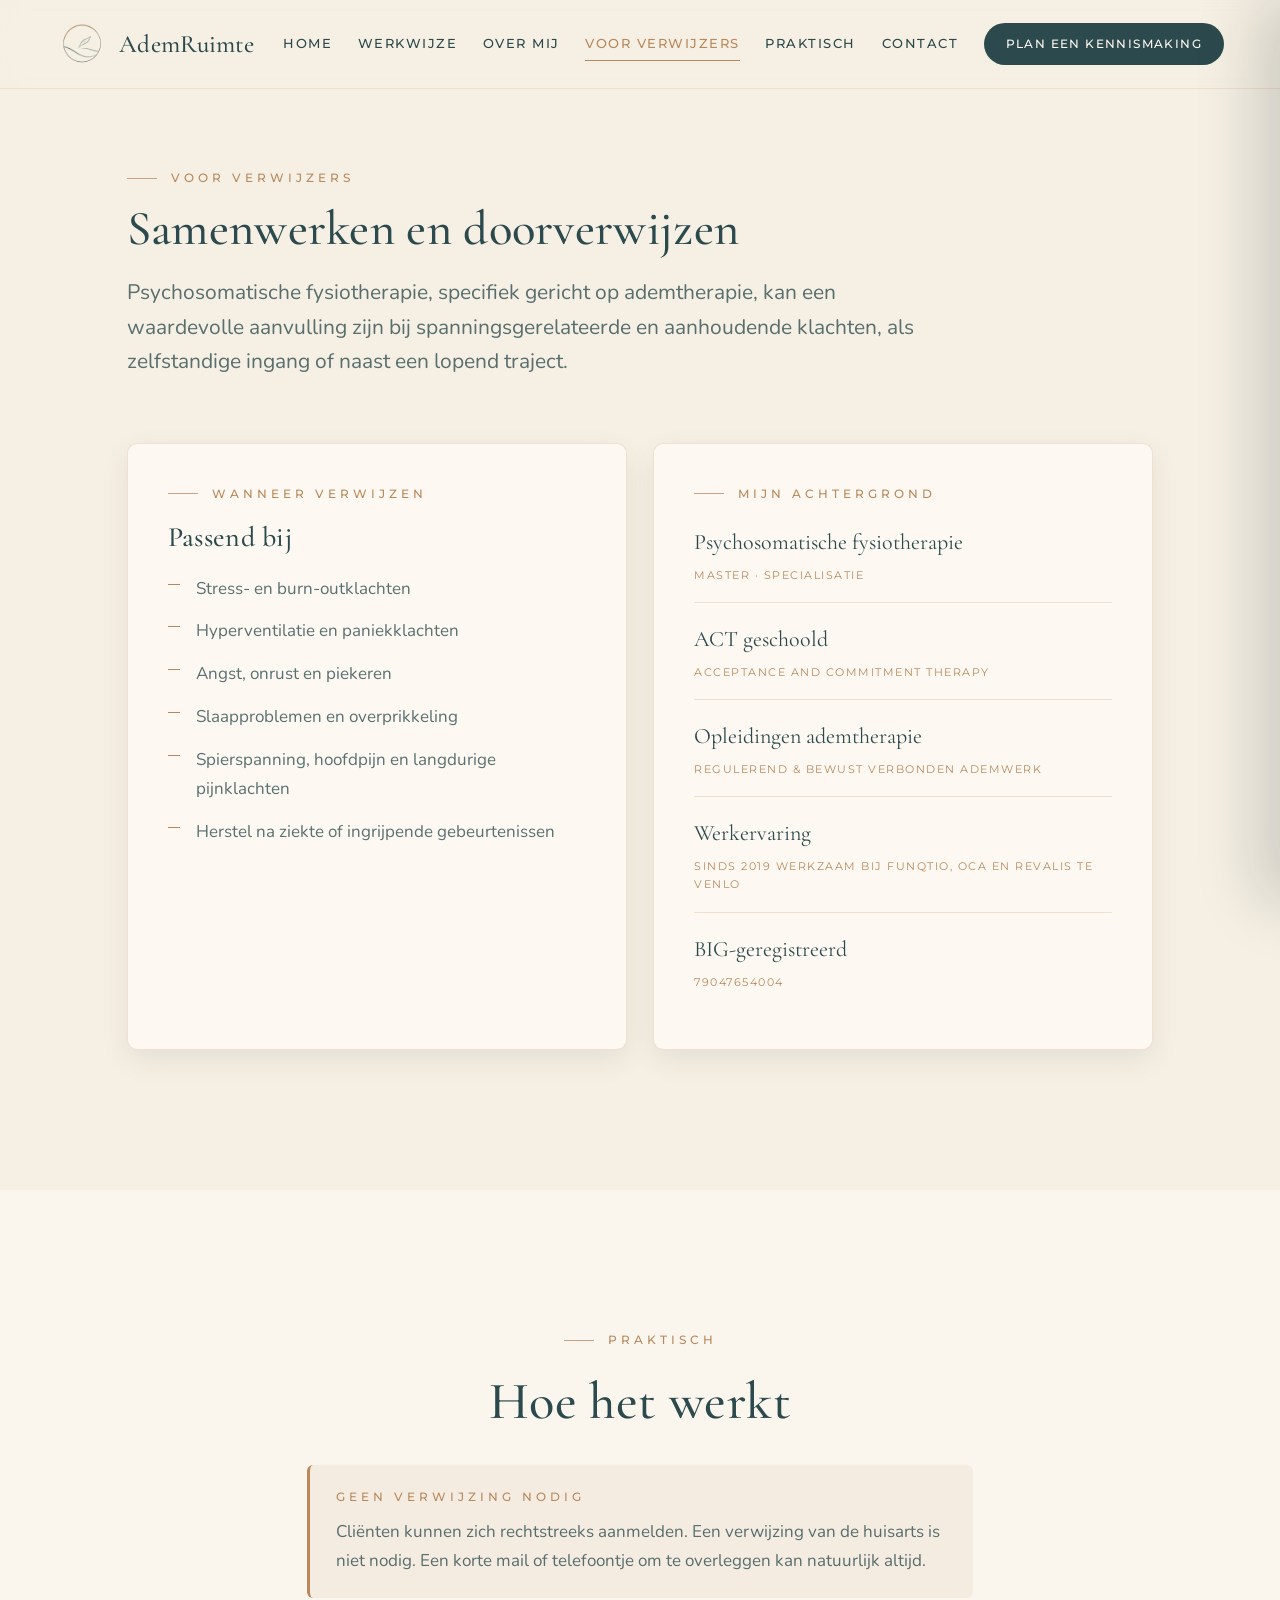
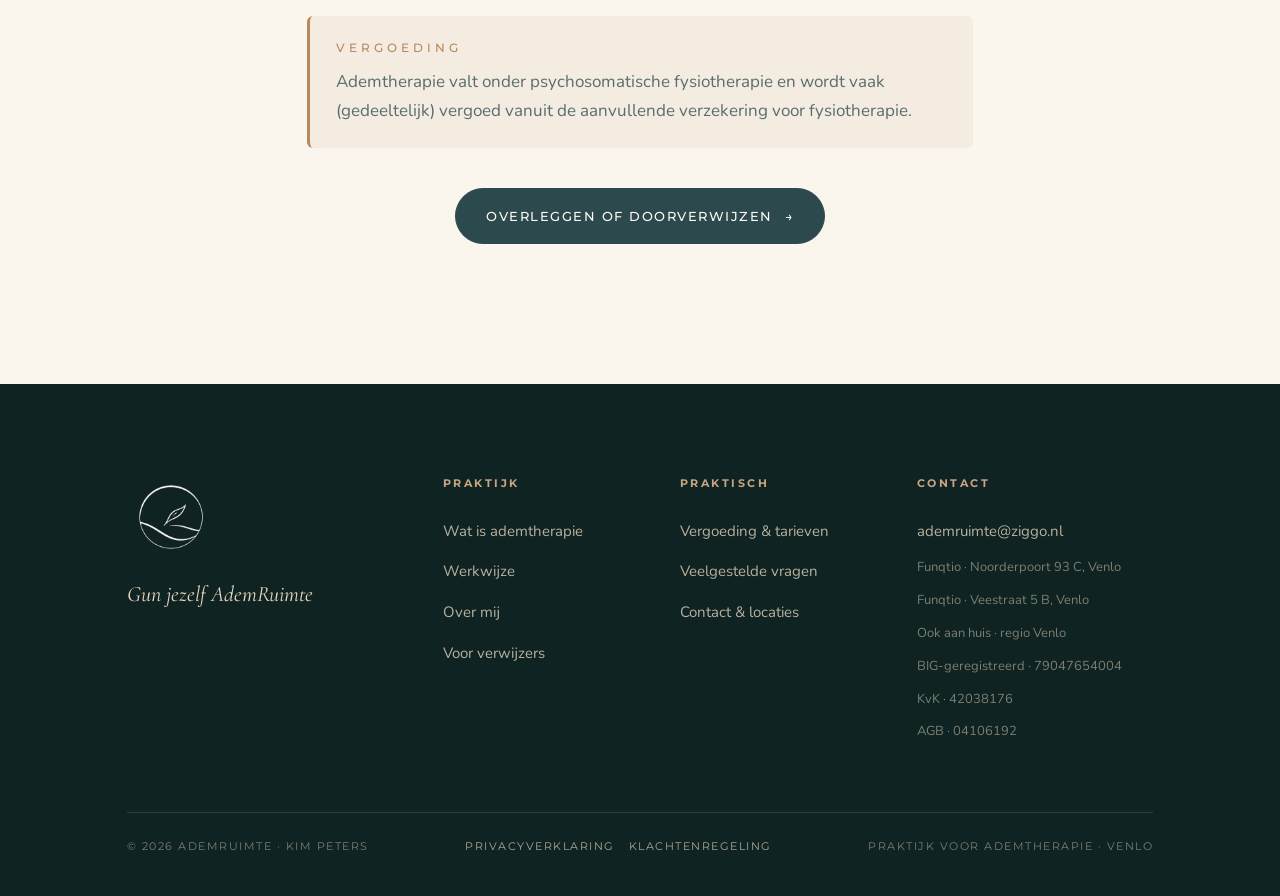
<file: verwijzers.html>
<!DOCTYPE html>
<html lang="nl">
<head>
<meta charset="UTF-8">
<meta name="viewport" content="width=device-width, initial-scale=1.0">
<title>Voor verwijzers · Ademtherapie in Venlo · AdemRuimte</title>
<meta name="description" content="Informatie voor verwijzers: psychosomatische fysiotherapie gericht op ademtherapie als waardevolle aanvulling bij spanningsgerelateerde en aanhoudende klachten.">
<link rel="icon" href="favicon.ico?v=3" sizes="any">
<link rel="icon" type="image/png" sizes="96x96" href="assets/img/favicon_96.png?v=3">
<link rel="icon" type="image/png" sizes="48x48" href="assets/img/favicon_48.png?v=3">
<link rel="icon" type="image/png" sizes="32x32" href="assets/img/favicon_32.png?v=3">
<link rel="icon" type="image/png" sizes="16x16" href="assets/img/favicon_16.png?v=3">
<link rel="apple-touch-icon" href="assets/img/apple-touch-icon.png?v=3">
<link rel="manifest" href="site.webmanifest">
<link rel="preconnect" href="https://fonts.googleapis.com">
<link rel="preconnect" href="https://fonts.gstatic.com" crossorigin>
<link href="https://fonts.googleapis.com/css2?family=Cormorant+Garamond:ital,wght@0,400;0,500;0,600;1,400;1,500&family=Nunito:ital,wght@0,300;0,400;0,600;0,700;1,400&family=Montserrat:wght@400;500;600&display=swap" rel="stylesheet">
<link rel="stylesheet" href="styles.css?v=42">
<link rel="canonical" href="https://www.ademruimtevenlo.nl/verwijzers.html">
<meta property="og:type" content="website">
<meta property="og:site_name" content="AdemRuimte">
<meta property="og:locale" content="nl_NL">
<meta property="og:title" content="Voor verwijzers · Ademtherapie in Venlo · AdemRuimte">
<meta property="og:description" content="Informatie voor verwijzers: psychosomatische fysiotherapie gericht op ademtherapie als waardevolle aanvulling bij spanningsgerelateerde en aanhoudende klachten.">
<meta property="og:url" content="https://www.ademruimtevenlo.nl/verwijzers.html">
<meta property="og:image" content="https://www.ademruimtevenlo.nl/assets/img/behandeling-vrouw.jpg">
<meta name="twitter:card" content="summary_large_image">
<meta name="twitter:title" content="Voor verwijzers · Ademtherapie in Venlo · AdemRuimte">
<meta name="twitter:description" content="Informatie voor verwijzers: psychosomatische fysiotherapie gericht op ademtherapie als waardevolle aanvulling bij spanningsgerelateerde en aanhoudende klachten.">
<meta name="twitter:image" content="https://www.ademruimtevenlo.nl/assets/img/behandeling-vrouw.jpg">
<script type="application/ld+json">
{
  "@context": "https://schema.org",
  "@type": "MedicalBusiness",
  "name": "AdemRuimte",
  "description": "Praktijk voor ademtherapie in Venlo, persoonlijk begeleid door psychosomatisch fysiotherapeut Kim Peters.",
  "url": "https://www.ademruimtevenlo.nl/",
  "email": "ademruimte@ziggo.nl",
  "image": "https://www.ademruimtevenlo.nl/assets/img/behandeling-vrouw.jpg",
  "founder": {"@type": "Person", "name": "Kim Peters"},
  "medicalSpecialty": "Physiotherapy",
  "areaServed": {"@type": "City", "name": "Venlo"},
  "address": {"@type": "PostalAddress", "streetAddress": "Noorderpoort 93 C", "addressLocality": "Venlo", "addressCountry": "NL"},
  "identifier": {"@type": "PropertyValue", "propertyID": "KvK", "value": "42038176"}
}
</script>
</head>
<body>

<!-- NAV -->
<nav class="nav solid" data-nav>
  <a href="index.html" class="brand" aria-label="AdemRuimte home">
    <img class="mark mark-light" src="assets/img/icoon-mark-light.png" alt="">
    <img class="mark mark-dark" src="assets/img/icoon-mark-color.png" alt="">
    <span class="brand-name">AdemRuimte</span>
  </a>
  <div class="nav-links">
    <a href="index.html" class="nav-link">Home</a>
    <a href="werkwijze.html" class="nav-link">Werkwijze</a>
    <a href="over-kim.html" class="nav-link">Over mij</a>
    <a href="verwijzers.html" class="nav-link active">Voor verwijzers</a>
    <a href="praktisch.html" class="nav-link">Praktisch</a>
    <a href="contact.html" class="nav-link">Contact</a>
    <a href="#" class="nav-cta" data-open-modal>Plan een kennismaking</a>
  </div>
  <button class="nav-toggle" data-nav-toggle aria-label="Open menu">
    <svg viewBox="0 0 24 24" fill="none" stroke="currentColor" stroke-width="1.6"><path d="M3 6h18M3 12h18M3 18h18"/></svg>
  </button>
</nav>
<div class="menu-back" data-menu-back></div>
<div class="mobile-menu" data-mobile-menu>
  <a href="index.html">Home</a>
  <a href="werkwijze.html">Werkwijze</a>
  <a href="over-kim.html">Over mij</a>
  <a href="verwijzers.html">Voor verwijzers</a>
  <a href="praktisch.html">Praktisch</a>
  <a href="contact.html">Contact</a>
  <a href="#" class="m-cta" data-open-modal>Plan een kennismaking →</a>
</div>

<!-- VOOR VERWIJZERS -->
<section class="pad bg-cream" style="padding-top:clamp(120px,15vw,168px);">
  <div class="wrap">
    <div class="eyebrow reveal">Voor verwijzers</div>
    <h1 class="reveal" data-delay="1" style="font-size:clamp(30px,3.8vw,52px); margin:14px 0 18px;">Samenwerken en doorverwijzen</h1>
    <p class="lead reveal" data-delay="2" style="max-width:62ch; margin-bottom:clamp(40px,5vw,64px);">Psychosomatische fysiotherapie, specifiek gericht op ademtherapie, kan een waardevolle aanvulling zijn bij spanningsgerelateerde en aanhoudende klachten, als zelfstandige ingang of naast een lopend traject.</p>
    <div class="cards">
      <div class="card reveal">
        <div class="eyebrow">Wanneer verwijzen</div>
        <h3>Passend bij</h3>
        <div class="prose">
          <ul>
            <li>Stress- en burn-outklachten</li>
            <li>Hyperventilatie en paniekklachten</li>
            <li>Angst, onrust en piekeren</li>
            <li>Slaapproblemen en overprikkeling</li>
            <li>Spierspanning, hoofdpijn en langdurige pijnklachten</li>
            <li>Herstel na ziekte of ingrijpende gebeurtenissen</li>
          </ul>
        </div>
      </div>
      <div class="card reveal" data-delay="1">
        <div class="eyebrow">Mijn achtergrond</div>
        <ul class="creds" style="margin-top:20px;">
          <li>
            <div class="c-name">Psychosomatische fysiotherapie</div>
            <div class="c-sub">Master · specialisatie</div>
          </li>
          <li>
            <div class="c-name">ACT geschoold</div>
            <div class="c-sub">Acceptance and Commitment Therapy</div>
          </li>
          <li>
            <div class="c-name">Opleidingen ademtherapie</div>
            <div class="c-sub">Regulerend &amp; bewust verbonden ademwerk</div>
          </li>
          <li>
            <div class="c-name">Werkervaring</div>
            <div class="c-sub">Sinds 2019 werkzaam bij Funqtio, OCA en Revalis te Venlo</div>
          </li>
          <li>
            <div class="c-name">BIG-geregistreerd</div>
            <div class="c-sub">79047654004</div>
          </li>
        </ul>
      </div>
    </div>
  </div>
</section>

<!-- PRAKTISCH VOOR VERWIJZERS -->
<section class="pad bg-warm">
  <div class="wrap-tight">
    <div class="eyebrow center reveal" style="margin-bottom:22px;">Praktisch</div>
    <h2 class="title reveal" data-delay="1" style="text-align:center; margin-bottom:34px;">Hoe het werkt</h2>
    <div class="notice reveal" data-delay="1" style="margin-bottom:18px;">
      <div class="eyebrow no-rule">Geen verwijzing nodig</div>
      <p style="margin:0; color:var(--text-soft);">Cliënten kunnen zich rechtstreeks aanmelden. Een verwijzing van de huisarts is niet nodig. Een korte mail of telefoontje om te overleggen kan natuurlijk altijd.</p>
    </div>
    <div class="notice reveal" data-delay="1">
      <div class="eyebrow no-rule">Vergoeding</div>
      <p style="margin:0; color:var(--text-soft);">Ademtherapie valt onder psychosomatische fysiotherapie en wordt vaak (gedeeltelijk) vergoed vanuit de aanvullende verzekering voor fysiotherapie.</p>
    </div>
    <p class="reveal" style="text-align:center; margin-top:40px;">
      <a href="#" class="btn" data-open-modal>Overleggen of doorverwijzen <span class="ar">→</span></a>
    </p>
  </div>
</section>

<!-- FOOTER -->
<footer>
  <div class="wrap">
    <div class="footer-grid">
      <div class="footer-brand">
        <img src="assets/img/icoon-mark-light.png" alt="AdemRuimte">
        <p class="fq">Gun jezelf AdemRuimte</p>
      </div>
      <div class="footer-col">
        <h4>Praktijk</h4>
        <ul>
          <li><a href="index.html#wat">Wat is ademtherapie</a></li>
          <li><a href="werkwijze.html">Werkwijze</a></li>
          <li><a href="over-kim.html">Over mij</a></li>
          <li><a href="verwijzers.html">Voor verwijzers</a></li>
        </ul>
      </div>
      <div class="footer-col">
        <h4>Praktisch</h4>
        <ul>
          <li><a href="praktisch.html">Vergoeding &amp; tarieven</a></li>
          <li><a href="praktisch.html#faq">Veelgestelde vragen</a></li>
          <li><a href="contact.html">Contact &amp; locaties</a></li>
        </ul>
      </div>
      <div class="footer-col">
        <h4>Contact</h4>
        <ul>
          <li><a href="mailto:ademruimte@ziggo.nl">ademruimte@ziggo.nl</a></li>
          <li class="small">Funqtio · Noorderpoort 93 C, Venlo</li>
          <li class="small">Funqtio · Veestraat 5 B, Venlo</li>
          <li class="small">Ook aan huis · regio Venlo</li>
          <li class="small">BIG-geregistreerd · 79047654004</li>
          <li class="small">KvK · 42038176</li>
          <li class="small">AGB · 04106192</li>
        </ul>
      </div>
    </div>
    <div class="footer-meta">
      <span>© <span data-year>2026</span> AdemRuimte · Kim Peters</span>
      <span class="footer-legal"><a href="privacy.html">Privacyverklaring</a> <a href="klachtenregeling.html">Klachtenregeling</a></span>
      <span>Praktijk voor ademtherapie · Venlo</span>
    </div>
  </div>
</footer>

<!-- MODAL -->
<div class="modal-back" data-modal>
  <div class="modal" role="dialog" aria-labelledby="m-title" aria-modal="true">
    <button class="modal-close" data-modal-close aria-label="Sluiten">×</button>
    <div class="eyebrow no-rule">Overleg · vrijblijvend</div>
    <h3 id="m-title">Even overleggen</h3>
    <p class="sub">Laat je gegevens achter en een korte toelichting. Ik neem binnen één werkdag contact op.</p>
    <form data-form>
      <div class="field"><label for="m-naam">Naam</label><input type="text" id="m-naam" placeholder="Voornaam Achternaam" required></div>
      <div class="field"><label for="m-contact">E-mail of telefoon</label><input type="text" id="m-contact" placeholder="naam@voorbeeld.nl of 06 …" required></div>
      <div class="field"><label for="m-bericht">Korte toelichting (optioneel)</label><textarea id="m-bericht" rows="3" placeholder="Waar gaat het over?"></textarea></div>
      <button type="submit" class="btn btn-copper" style="width:100%; justify-content:center;">Verstuur vrijblijvend <span class="ar">→</span></button>
    </form>
  </div>
</div>
<div class="toast">Bedankt, ik neem binnen één werkdag contact op.</div>
<script src="script.js?v=42"></script>
</body>
</html>
</file>
<file: styles.css>
/* =====================================================================
   AdemRuimte — huisstijl & design system
   Kleuren, typografie en componenten volgens de Brandguide.
   ===================================================================== */

:root{
  /* Kleur */
  --cream:        #F5EFE4;
  --cream-warm:   #FAF6EE;
  --cream-light:  #FDF9F2;
  --teal:         #2C4A4D;
  --teal-dark:    #0F2322;
  --copper:       #B8895C;
  --copper-soft:  #C9A483;
  --sage:         #7B9985;
  --sage-soft:    #9CB8A0;
  --ink-light:    #E8D9C2;

  /* Tekstkleuren afgeleid */
  --text:         #2C4A4D;
  --text-soft:    rgba(44,74,77,.78);
  --text-mute:    rgba(44,74,77,.6);
  --line:         rgba(184,137,92,.22);

  /* Type */
  --serif: 'Cormorant Garamond', Georgia, 'Times New Roman', serif;
  --sans:  'Nunito', system-ui, -apple-system, sans-serif;
  --label: 'Montserrat', system-ui, sans-serif;

  /* Maatvoering */
  --wrap: 1180px;
  --wrap-tight: 820px;
  --radius: 10px;
  --shadow: 0 18px 50px rgba(15,35,34,.10);
  --shadow-soft: 0 10px 30px rgba(15,35,34,.07);
  --ease: cubic-bezier(.22,.61,.36,1);
}

/* ---------- Reset ---------- */
*,*::before,*::after{ box-sizing:border-box; margin:0; padding:0; }
html{ scroll-behavior:smooth; -webkit-text-size-adjust:100%; overflow-x:hidden; }
body{
  font-family:var(--sans);
  color:var(--text);
  background:var(--cream);
  line-height:1.7;
  font-size:17px;
  -webkit-font-smoothing:antialiased;
  text-rendering:optimizeLegibility;
  overflow-x:hidden;
}
img{ max-width:100%; display:block; }
a{ color:inherit; text-decoration:none; }
button{ font-family:inherit; cursor:pointer; }

/* ---------- Typografie ---------- */
h1,h2,h3{ font-family:var(--serif); font-weight:500; line-height:1.12; letter-spacing:.3px; color:var(--teal); }
/* italic descender clearance (j g p q y) in display type */
h1 em,h2 em{ padding-bottom:.02em; }
h1{ font-size:clamp(44px,6.2vw,84px); }
h2{ font-size:clamp(34px,4.6vw,64px); }
h3{ font-size:clamp(21px,2.4vw,28px); }
h1 em,h2 em{ font-style:italic; color:var(--copper); }
p{ margin-bottom:18px; }
p:last-child{ margin-bottom:0; }

.serif-lead{
  font-family:var(--serif); font-size:clamp(24px,3vw,38px);
  font-style:italic; font-weight:400; line-height:1.35;
}
.lead{ font-size:clamp(18px,2vw,21px); line-height:1.65; color:var(--text-soft); }

/* Eyebrow / label */
.eyebrow{
  font-family:var(--label); font-weight:500; font-size:12px;
  letter-spacing:4px; text-transform:uppercase; color:var(--copper);
  display:flex; align-items:center; gap:14px;
}
.eyebrow::before{ content:""; width:30px; height:1px; background:var(--copper-soft); flex:0 0 auto; }
.eyebrow.no-rule::before{ display:none; }
.eyebrow.center{ justify-content:center; }
.eyebrow.on-dark{ color:var(--copper-soft); }
.eyebrow.on-dark::before{ background:var(--copper-soft); opacity:.6; }

/* ---------- Layout ---------- */
.wrap{ width:100%; max-width:var(--wrap); margin:0 auto; padding:0 6%; }
.wrap-tight{ width:100%; max-width:var(--wrap-tight); margin:0 auto; padding:0 6%; }
.pad{ padding:clamp(72px,11vw,140px) 0; }
.pad-sm{ padding:clamp(56px,8vw,96px) 0; }

.bg-cream{ background:var(--cream); }
.bg-warm{ background:var(--cream-warm); }
.bg-light{ background:var(--cream-light); }
.bg-sage{ background:var(--sage); }
.bg-dark{ background:var(--teal-dark); color:var(--ink-light); }
.bg-dark h1,.bg-dark h2,.bg-dark h3{ color:var(--cream-light); }
.bg-dark p, .bg-dark .split-txt p{ color:#EBDFCB; }
.bg-sage{ color:var(--cream-light); }
.bg-sage p, .bg-sage .lead, .bg-sage li{ color:var(--cream-light); }

.title{ letter-spacing:.4px; font-size:clamp(31px,4.1vw,58px); }

/* Splits */
.split{ display:grid; grid-template-columns:1fr 1fr; gap:clamp(40px,6vw,90px); align-items:center; }
.split.wide-txt{ grid-template-columns:1.05fr .95fr; }
.split.text-wide{ grid-template-columns:1.55fr 1fr; }
.photo.fill{ aspect-ratio:4/5; }
@media(min-width:921px){
  .split.text-wide{ align-items:stretch; }
  .split.text-wide .split-media{ display:flex; }
  .split.text-wide .photo.fill{ aspect-ratio:auto; width:100%; min-height:100%; }
}
@media(max-width:920px){ .split.text-wide{ grid-template-columns:1fr; } }
.split.wide-img{ grid-template-columns:.95fr 1.05fr; }
.split.reverse .split-media{ order:2; }
.split-txt p{ color:var(--text-soft); }

/* Twee techniek-kolommen naast elkaar (werkwijze) */
.tech-duo{ display:grid; grid-template-columns:1fr 1fr; gap:clamp(36px,5vw,72px); align-items:start; }
.tech-duo .photo.fill{ aspect-ratio:4/5; }
.tech-duo .tech-txt{ margin-top:0; }
.tech-duo .tech-txt p{ color:var(--text-soft); }
@media(max-width:860px){ .tech-duo{ grid-template-columns:1fr; gap:48px; } }

/* ---------- Knoppen ---------- */
.btn{
  display:inline-flex; align-items:center; gap:12px;
  font-family:var(--label); font-weight:500; font-size:13px; letter-spacing:1.5px;
  text-transform:uppercase; color:var(--cream-light); background:var(--teal);
  padding:16px 30px; border-radius:40px; border:1px solid var(--teal);
  transition:transform .3s var(--ease), background .3s var(--ease), box-shadow .3s var(--ease);
}
.btn .ar{ transition:transform .3s var(--ease); }
.btn:hover{ background:var(--teal-dark); transform:translateY(-2px); box-shadow:var(--shadow-soft); }
.btn:active{ transform:translateY(0) scale(.985); box-shadow:none; }
.nav-cta:active, .text-link:active{ transform:translateY(1px); }
.btn:hover .ar{ transform:translateX(5px); }
.btn-ghost{ background:transparent; color:var(--teal); border-color:rgba(44,74,77,.3); }
.btn-ghost:hover{ background:rgba(44,74,77,.05); color:var(--teal); }
.btn-copper{ background:var(--copper); border-color:var(--copper); }
.btn-copper:hover{ background:#a5784e; }

.text-link{
  display:inline-flex; align-items:center; gap:8px;
  font-family:var(--label); font-weight:500; font-size:13px; letter-spacing:1.2px;
  text-transform:uppercase; color:var(--copper);
  border-bottom:1px solid var(--copper-soft); padding-bottom:3px;
  transition:color .25s var(--ease), border-color .25s var(--ease), gap .25s var(--ease);
}
.text-link span{ transition:transform .25s var(--ease); }
.text-link:hover{ color:var(--teal); border-color:var(--teal); }
.text-link:hover span{ transform:translateX(4px); }

/* ---------- Navigatie ---------- */
/* Standaard = transparant, over de hero-foto (lichte tekst).
   .solid = beige balk (donkere tekst), toegevoegd bij scrollen of op pagina's zonder foto-hero. */
.nav{
  position:fixed; top:0; left:0; right:0; z-index:60;
  display:flex; align-items:center; justify-content:space-between;
  gap:24px; padding:18px clamp(20px,5vw,56px);
  background:transparent; border-bottom:1px solid transparent;
  transition:background .4s var(--ease), border-color .4s var(--ease), padding .4s var(--ease);
}
.nav.solid{
  padding-top:18px; padding-bottom:18px;
  background:rgba(245,239,228,.9);
  backdrop-filter:saturate(140%) blur(12px);
  border-bottom:1px solid rgba(184,137,92,.16);
}
.brand{ display:flex; align-items:center; gap:11px; }
.brand .mark{ height:52px; width:auto; }
.brand .mark-dark{ display:none; }
.nav.solid .mark-light{ display:none; }
.nav.solid .mark-dark{ display:block; }
.brand .brand-name{
  display:inline; font-family:var(--serif); font-weight:500; font-size:25px;
  letter-spacing:.3px; color:var(--cream-light); text-shadow:0 1px 14px rgba(15,35,34,.4);
  transition:color .4s var(--ease), text-shadow .4s var(--ease);
}
.nav.solid .brand-name{ color:var(--teal); text-shadow:none; }
.nav-links{ display:flex; align-items:center; gap:clamp(14px,2vw,30px); }
.nav-link{
  font-family:var(--label); font-weight:500; font-size:12.5px; letter-spacing:1.5px;
  text-transform:uppercase; color:var(--cream-light); position:relative; padding:6px 0;
  text-shadow:0 1px 12px rgba(15,35,34,.35);
  transition:color .25s var(--ease), text-shadow .4s var(--ease);
}
.nav.solid .nav-link{ color:var(--teal); text-shadow:none; }
.nav-link::after{
  content:""; position:absolute; left:0; bottom:0; width:0; height:1px;
  background:var(--cream-light); transition:width .3s var(--ease), background .4s var(--ease);
}
.nav.solid .nav-link::after{ background:var(--copper); }
.nav-link:hover{ color:#fff; }
.nav.solid .nav-link:hover{ color:var(--copper); }
.nav-link:hover::after,.nav-link.active::after{ width:100%; }
.nav.solid .nav-link.active{ color:var(--copper); }
.nav-cta{
  font-family:var(--label); font-weight:500; font-size:12px; letter-spacing:1.4px;
  text-transform:uppercase; color:var(--teal); background:var(--cream-light);
  padding:11px 22px; border-radius:30px;
  transition:background .3s var(--ease), color .3s var(--ease), transform .25s var(--ease);
}
.nav.solid .nav-cta{ color:var(--cream-light); background:var(--teal); }
/* Verberg de CTA-knop terwijl je op de hero bent; hij verschijnt zodra de balk 'solid' wordt (bij scrollen) */
.nav:not(.solid) .nav-cta{ display:none; }
.nav-cta:hover{ transform:translateY(-1px); }
.nav.solid .nav-cta:hover{ background:var(--teal-dark); }
.nav-toggle{ display:none; background:none; border:none; color:var(--cream-light); padding:6px; }
.nav.solid .nav-toggle{ color:var(--teal); }
.nav-toggle svg{ width:26px; height:26px; }

/* Mobiel menu */
.mobile-menu{
  position:fixed; inset:0 0 0 auto; width:min(82vw,360px); z-index:80;
  background:var(--cream-light); transform:translateX(100%);
  transition:transform .4s var(--ease); padding:96px 36px 40px;
  display:flex; flex-direction:column; gap:6px; box-shadow:-20px 0 60px rgba(15,35,34,.18);
}
.mobile-menu.open{ transform:translateX(0); }
.mobile-menu a{
  font-family:var(--label); font-weight:500; font-size:14px; letter-spacing:1.5px;
  text-transform:uppercase; color:var(--teal); padding:16px 0;
  border-bottom:1px solid rgba(184,137,92,.18);
}
.mobile-menu a.m-cta{ margin-top:20px; border:none; color:var(--copper); }
.menu-back{ position:fixed; inset:0; z-index:70; background:rgba(15,35,34,.34); opacity:0; visibility:hidden; transition:.3s; }
.menu-back.open{ opacity:1; visibility:visible; }

/* ---------- Hero ---------- */
.hero{ position:relative; min-height:100vh; min-height:100svh; display:flex; align-items:flex-end; color:var(--cream-light); }
.scroll-cue{ position:absolute; left:50%; bottom:26px; transform:translateX(-50%); z-index:3;
  display:flex; flex-direction:column; align-items:center; gap:8px;
  font-family:var(--label); font-size:10px; letter-spacing:3px; text-transform:uppercase;
  color:var(--cream-light); opacity:.9; }
.scroll-cue svg{ width:20px; height:20px; animation:scrollbob 2.1s ease-in-out infinite; }
@keyframes scrollbob{ 0%,100%{ transform:translateY(0); opacity:.55; } 50%{ transform:translateY(7px); opacity:1; } }
@media(prefers-reduced-motion:reduce){ .scroll-cue svg{ animation:none; } }
.hero-photo{ position:absolute; inset:0; z-index:0; }
.hero-photo img{ width:100%; height:100%; object-fit:cover; }
.hero-scrim{ position:absolute; inset:0; z-index:1;
  background:linear-gradient(180deg, rgba(15,35,34,.32) 0%, rgba(15,35,34,.12) 38%, rgba(15,35,34,.66) 100%); }
.hero .wrap{ position:relative; z-index:2; padding-bottom:clamp(54px,9vw,110px); padding-top:90px; }
.hero-logo{ width:min(320px,62%); height:auto; margin-bottom:clamp(22px,3vw,32px);
  filter:drop-shadow(0 3px 22px rgba(15,35,34,.32)); }
.hero h1{ color:var(--cream-light); max-width:22ch; text-shadow:0 2px 30px rgba(15,35,34,.3); font-size:clamp(40px,5.6vw,76px); overflow-wrap:break-word; }
.hero h1 em{ color:var(--ink-light); }
.hero-eyebrow{ color:var(--ink-light); margin-bottom:22px; }
.hero-eyebrow::before{ background:var(--copper-soft); }
.hero-sub{ max-width:54ch; font-size:clamp(17px,1.7vw,20px); color:rgba(253,249,242,.92); margin:24px 0 34px; }
.hero-ctas{ display:flex; flex-wrap:wrap; gap:16px; }
.hero .btn-ghost{ color:var(--cream-light); border-color:rgba(253,249,242,.5); }
.hero .btn-ghost:hover{ background:rgba(253,249,242,.12); color:var(--cream-light); }

/* ---------- Foto's / media ---------- */
.photo{ border-radius:var(--radius); overflow:hidden; box-shadow:var(--shadow); }
.photo img{ width:100%; height:100%; object-fit:cover; }
.split-media{ position:relative; }
.figure-cap{
  display:block; margin-top:14px; font-family:var(--label); font-size:11px;
  letter-spacing:2px; text-transform:uppercase; color:var(--copper);
}

/* Statement band over foto */
.photo-band{ position:relative; background-size:cover; background-position:center; color:var(--cream-light); }
.pb-scrim{ position:absolute; inset:0; background:linear-gradient(180deg,rgba(15,35,34,.7),rgba(15,35,34,.6)); }
.statement{ position:relative; text-align:center; }
.statement .q{
  font-family:var(--serif); font-style:italic; font-weight:400;
  font-size:clamp(24px,3.9vw,46px); line-height:1.32; color:var(--cream-light);
  max-width:18ch; margin:0 auto;
}
.statement .q b{ color:var(--copper-soft); font-weight:500; font-style:normal; }

/* ---------- Tags ---------- */
.tag-cloud{ display:flex; flex-wrap:wrap; gap:10px; }
.tag{
  font-family:var(--sans); font-size:14.5px; color:var(--teal);
  background:rgba(255,255,255,.55); border:1px solid var(--line);
  padding:9px 18px; border-radius:30px;
}
.bg-dark .tag, .bg-sage .tag{ background:rgba(255,255,255,.12); color:var(--cream-light); border-color:rgba(253,249,242,.2); }

/* Embed card over foto */
.embed{ position:relative; display:grid; grid-template-columns:1fr; }
.embed-media{ border-radius:var(--radius); overflow:hidden; box-shadow:var(--shadow); }
.embed-media img{ width:100%; height:100%; object-fit:cover; aspect-ratio:5/4; }
.embed-card{
  background:var(--cream-light); border-radius:var(--radius); box-shadow:var(--shadow);
  padding:clamp(30px,4vw,52px); max-width:560px;
}
@media(min-width:900px){
  .embed{ grid-template-columns:1fr; }
  .embed-media{ width:74%; }
  .embed-card{ position:relative; margin-top:-120px; margin-left:auto; width:62%; }
  .embed.left .embed-media{ margin-left:0; }
}

/* ---------- Werkwijze stappen ---------- */
.feature-split{ display:grid; grid-template-columns:.85fr 1.15fr; gap:clamp(40px,6vw,80px); align-items:center; }
.steps{ display:flex; flex-direction:column; gap:30px; }
.step{ display:grid; grid-template-columns:auto 1fr; gap:22px; align-items:start; }
.step .n{
  font-family:var(--serif); font-size:34px; color:var(--copper); line-height:1;
  width:58px; height:58px; border:1px solid var(--line); border-radius:50%;
  display:flex; align-items:center; justify-content:center; flex:0 0 auto;
}
.step .meta{ font-family:var(--label); font-size:11px; letter-spacing:2px; text-transform:uppercase; color:var(--copper); margin-bottom:6px; }
.step h3{ margin-bottom:8px; }
.step p{ color:var(--text-soft); margin:0; }

/* Kaart over een volledige-breedte foto (bv. Werkwijze op de home) */
.band{ position:relative; background-size:cover; background-position:center right; overflow:hidden; }
.band .pb-scrim{ background:linear-gradient(90deg, rgba(15,35,34,.55) 0%, rgba(15,35,34,.28) 46%, rgba(15,35,34,.12) 100%); }
.band-card{
  position:relative; z-index:2;
  background:var(--cream-light); border-radius:var(--radius); box-shadow:var(--shadow);
  padding:clamp(30px,4vw,52px); max-width:560px;
}
.band-card .steps{ gap:24px; }

/* Brede, gecentreerde kaart met twee kolommen (bv. Voor wie op de home) */
.wide-card{
  background:var(--cream-light); border:1px solid var(--line); border-radius:var(--radius);
  box-shadow:var(--shadow-soft); padding:clamp(32px,5vw,60px); max-width:960px; margin:0 auto;
}
.wide-card .wc-grid{ display:grid; grid-template-columns:1.05fr .95fr; gap:clamp(30px,5vw,56px); align-items:start; }
.wide-card .wc-foot{
  display:flex; justify-content:space-between; align-items:center; gap:20px;
  margin-top:clamp(26px,3.5vw,38px); padding-top:26px; border-top:1px solid var(--line); flex-wrap:wrap;
}
@media(max-width:760px){
  .wide-card .wc-grid{ grid-template-columns:1fr; gap:24px; }
}

/* Voor wie — kop + intro, kaartjesraster, afsluittekst */
/* Wat is ademtherapie — kop links, tekst rechts (links uitgelijnd) */
.wat-grid{ display:grid; grid-template-columns:1fr 1fr; gap:clamp(32px,6vw,80px); align-items:center; }
@media(max-width:900px){ .wat-grid{ grid-template-columns:1fr; gap:24px; } }

.vw-head{ display:grid; grid-template-columns:1.1fr 1fr; gap:clamp(30px,5vw,64px);
  align-items:end; margin-bottom:clamp(40px,5vw,60px); }
.vw-head h2{ font-size:clamp(40px,5vw,70px); }
.vw-intro{ font-size:clamp(17px,1.55vw,20px); line-height:1.6; color:var(--text-soft); max-width:46ch; }
@media(max-width:900px){ .vw-head{ align-items:start; } }
.vw-cards{ display:grid; grid-template-columns:repeat(3,1fr); gap:20px; }
.vw-card{ background:var(--cream-light); border:1px solid var(--line); border-radius:var(--radius);
  padding:clamp(28px,3vw,38px); display:flex; flex-direction:column;
  transition:transform .3s var(--ease), box-shadow .3s var(--ease); }
.vw-card:hover{ transform:translateY(-3px); box-shadow:var(--shadow-soft); }
.vw-card h3{ font-size:clamp(21px,2.1vw,25px); line-height:1.18; margin-bottom:14px; min-height:2.36em; }
.vw-card p{ color:var(--text-soft); font-size:15.5px; line-height:1.6; margin:0; }
.vw-close{ margin-top:clamp(38px,5vw,56px); max-width:66ch; }
.vw-close p{ font-size:clamp(17px,1.55vw,20px); line-height:1.6; color:var(--text-soft); margin-bottom:26px; }
.vw-close p strong{ color:var(--teal); font-weight:700; }
@media(max-width:900px){
  .vw-head{ grid-template-columns:1fr; gap:16px; }
  .vw-cards{ grid-template-columns:1fr 1fr; }
}
@media(max-width:600px){ .vw-cards{ grid-template-columns:1fr; } }

/* Hero-band met tekst rechts (bv. Werkwijze) */
.hero.side{ min-height:clamp(520px,74vh,760px); align-items:center; }
.hero.side .wrap{ padding-top:96px; padding-bottom:72px; }
.hero.side .hero-scrim{ background:linear-gradient(90deg, rgba(15,35,34,.6) 0%, rgba(15,35,34,.4) 45%, rgba(15,35,34,.18) 100%); }
.hero-side-text{ margin-right:auto; max-width:48%; box-sizing:border-box; }
.hero.side h1{ max-width:none; }

/* Hero-band met tekst rechts (bv. Over Kim) */
.hero.side.right .hero-side-text{ margin-left:auto; margin-right:0; max-width:42%; }
.hero.side.right .hero-scrim{ background:linear-gradient(90deg, rgba(15,35,34,.18) 0%, rgba(15,35,34,.4) 52%, rgba(15,35,34,.62) 100%); }
.hero.side.right .hero-photo img{ object-position:center 72%; }
.hero.side:not(.right) .hero-photo img{ object-position:center 28%; }

/* Mobiel: zijtekst nooit smaller maken dan de viewport (voorkomt afgeknipte kop) */
@media(max-width:860px){
  .hero-side-text, .hero.side.right .hero-side-text{ max-width:100%; width:100%; margin-left:0; margin-right:0; box-sizing:border-box; }
  .hero.side h1{ font-size:clamp(28px,8vw,48px); overflow-wrap:break-word; }
}

/* Over Kim — redactioneel verhaal (tekst links, foto + quote rechts) */
.kim-story{ display:grid; grid-template-columns:1.1fr .9fr; gap:clamp(36px,5vw,64px); align-items:stretch; }
.kim-aside{ display:flex; flex-direction:column; }
.kim-aside .kim-photo{ flex:1 1 0; min-height:0; }
.kim-photo{ position:relative; margin:0; }
.kim-photo .photo{ aspect-ratio:4/5; height:100%; }
.kim-photo figcaption{ position:absolute; left:16px; right:16px; bottom:16px;
  background:rgba(15,35,34,.74); color:var(--cream-light); backdrop-filter:blur(3px);
  padding:16px 20px; border-radius:8px; font-family:var(--serif); font-style:italic;
  font-size:16px; line-height:1.4; }
.pull{ margin:26px 0 0; padding-left:26px; border-left:2px solid var(--copper);
  font-family:var(--serif); font-style:italic; font-size:clamp(17px,1.7vw,22px);
  line-height:1.4; color:var(--copper); }
@media(min-width:861px){ .kim-photo .photo{ aspect-ratio:auto; } }
@media(max-width:860px){
  .kim-story{ grid-template-columns:1fr; gap:26px; align-items:start; }
  .kim-aside{ display:block; }
  .kim-aside .kim-photo{ flex:none; min-height:0; }
  .kim-photo .photo{ aspect-ratio:4/5; height:auto; }
}

/* Kernwaarden-kaarten (op donker) */
.value-cards{ display:grid; grid-template-columns:repeat(4,1fr); gap:18px; margin-top:clamp(36px,4vw,52px); }
.value-card{ border:1px solid rgba(232,217,194,.22); border-radius:var(--radius); padding:28px 24px; }
.value-card h3{ color:var(--cream-light); font-size:22px; margin-bottom:12px; }
.value-card p{ color:#EBDFCB; font-size:14.5px; line-height:1.55; margin:0; }
@media(max-width:860px){ .value-cards{ grid-template-columns:1fr 1fr; } }
@media(max-width:520px){ .value-cards{ grid-template-columns:1fr; } }

/* Achtergrond / credentials */
.creds{ list-style:none; }
.creds li{ padding:18px 0; border-bottom:1px solid var(--line); }
.creds li:first-child{ padding-top:0; }
.creds li:last-child{ border-bottom:none; }
.creds .c-name{ font-family:var(--serif); font-size:22px; color:var(--teal); }
.creds .c-sub{ font-family:var(--label); font-size:11px; letter-spacing:1.5px; text-transform:uppercase; color:var(--copper); margin-top:4px; }

/* Los "Wat kan het je brengen" blok */
.benefits{ list-style:none; max-width:640px; margin:38px auto 0; text-align:left; }
.benefits li{ position:relative; padding:16px 0 16px 34px; border-bottom:1px solid var(--line);
  font-size:clamp(16px,1.5vw,19px); color:var(--teal); }
.benefits li:last-child{ border-bottom:none; }
.benefits li::before{ content:""; position:absolute; left:0; top:26px; width:14px; height:1px; background:var(--copper); }

/* Tijdlijn (stappen met centrale genummerde lijn) */
.timeline{ position:relative; max-width:900px; margin:0 auto; }
.timeline::before{ content:""; position:absolute; left:50%; top:12px; bottom:12px; width:1px; background:var(--line); transform:translateX(-50%); }
.tl-step{ display:grid; grid-template-columns:1fr 60px 1fr; align-items:center; column-gap:36px; margin-bottom:46px; }
.tl-step:last-child{ margin-bottom:0; }
.tl-num{ grid-column:2; justify-self:center; width:60px; height:60px; border:1px solid var(--line);
  border-radius:50%; background:var(--cream); color:var(--copper); font-family:var(--serif);
  font-size:22px; display:flex; align-items:center; justify-content:center; position:relative; z-index:1; }
.bg-warm .tl-num{ background:var(--cream-warm); }
.tl-text .meta{ font-family:var(--label); font-size:11px; letter-spacing:2px; text-transform:uppercase; color:var(--copper); margin-bottom:8px; }
.tl-text h3{ margin-bottom:10px; }
.tl-text p{ color:var(--text-soft); margin:0; }
.tl-step.left .tl-text{ grid-column:1; text-align:right; }
.tl-step.right .tl-text{ grid-column:3; text-align:left; }
@media(max-width:760px){
  .timeline::before{ left:22px; }
  .tl-step{ grid-template-columns:44px 1fr; column-gap:22px; margin-bottom:34px; align-items:start; }
  .tl-num{ grid-column:1; grid-row:1; width:44px; height:44px; font-size:18px; margin-top:-2px; }
  .tl-step.left .tl-text, .tl-step.right .tl-text{ grid-column:2; grid-row:1; text-align:left; }
}

/* Split met uitgerekte foto (geen loze ruimte naast lange tekst) */
@media(min-width:921px){
  .split.stretch{ align-items:stretch; }
  .split.stretch .split-media{ display:flex; }
  .split.stretch .photo.fill{ aspect-ratio:auto; width:100%; }
}

/* ---------- Reviews ---------- */
.quotes{ display:grid; grid-template-columns:repeat(3,1fr); gap:26px; }
.quote-card{
  background:var(--cream-light); border:1px solid var(--line); border-radius:var(--radius);
  padding:36px 32px; position:relative; box-shadow:var(--shadow-soft);
}
.quote-card .mark{ font-family:var(--serif); font-size:64px; line-height:.6; color:var(--copper-soft); height:34px; }
.quote-card blockquote{ font-family:var(--serif); font-style:italic; font-size:21px; line-height:1.4; color:var(--teal); margin:14px 0 20px; }
.quote-card .who{ font-size:14px; color:var(--text-mute); }
.quote-card .who b{ color:var(--teal); font-weight:600; }

/* ---------- CTA band ---------- */
.cta-band{ text-align:center; }
.cta-band h2{ margin:20px auto; max-width:18ch; }
.cta-band .lead{ max-width:52ch; margin:0 auto 30px; }

/* ---------- Generieke content (subpagina's) ---------- */
.prose p{ color:var(--text-soft); margin-bottom:20px; }
.prose ul{ list-style:none; margin:8px 0 22px; }
.prose ul li{ position:relative; padding:7px 0 7px 28px; color:var(--text-soft); }
.prose ul li::before{ content:""; position:absolute; left:0; top:16px; width:12px; height:1px; background:var(--copper); }
.page-hero{ padding:clamp(120px,16vw,180px) 0 clamp(50px,7vw,84px); background:var(--cream-warm); }
.page-hero h1{ max-width:16ch; margin:18px 0 0; font-size:clamp(40px,5.6vw,76px); }
.page-hero .lead{ max-width:60ch; margin-top:24px; }

/* Kaarten-grid */
.cards{ display:grid; grid-template-columns:repeat(2,1fr); gap:26px; }
.card{ background:var(--cream-light); border:1px solid var(--line); border-radius:var(--radius); padding:clamp(28px,3.4vw,40px); box-shadow:var(--shadow-soft); }
.card h3{ margin-bottom:14px; }
.card p{ color:var(--text-soft); }
.card .eyebrow{ margin-bottom:18px; }

/* Tarieven tabel */
.rate{ display:flex; justify-content:space-between; gap:20px; align-items:baseline;
  padding:18px 0; border-bottom:1px solid var(--line); }
.rate:last-child{ border-bottom:none; }
.rate .r-name{ font-size:16.5px; color:var(--teal); }
.rate .r-name small{ display:block; color:var(--text-mute); font-size:13px; letter-spacing:.3px; }
.rate .r-price{ font-family:var(--serif); font-size:24px; color:var(--copper); white-space:nowrap; }

.notice{ background:rgba(184,137,92,.09); border-left:3px solid var(--copper); border-radius:6px; padding:22px 26px; }
.notice .eyebrow{ margin-bottom:10px; }

/* FAQ */
.faq details{ border-bottom:1px solid var(--line); padding:6px 0; }
.faq summary{ list-style:none; cursor:pointer; padding:20px 40px 20px 0; position:relative;
  font-family:var(--serif); font-size:22px; color:var(--teal); }
.faq summary::-webkit-details-marker{ display:none; }
.faq summary::after{ content:"+"; position:absolute; right:6px; top:18px; font-size:26px; color:var(--copper); transition:transform .3s var(--ease); font-family:var(--sans); }
.faq details[open] summary::after{ transform:rotate(45deg); }
.faq details p{ color:var(--text-soft); padding:0 40px 22px 0; }

/* Contact regels */
.contact-list{ list-style:none; }
.contact-list li{ padding:6px 0; color:var(--text-soft); }
.contact-list .k{ font-family:var(--label); font-size:11px; letter-spacing:2px; text-transform:uppercase; color:var(--copper); display:block; margin-bottom:2px; }

/* ---------- Footer ---------- */
footer{ background:var(--teal-dark); color:rgba(232,217,194,.7); padding:clamp(64px,8vw,90px) 0 40px; }
.footer-grid{ display:grid; grid-template-columns:1.4fr 1fr 1fr 1.2fr; gap:40px; }
.footer-brand img{ height:88px; margin-bottom:14px; }
.footer-brand .fq{ font-family:var(--serif); font-style:italic; font-size:22px; color:var(--ink-light); max-width:22ch; }
.footer-col h4{ font-family:var(--label); font-size:11px; letter-spacing:2.5px; text-transform:uppercase; color:var(--copper-soft); margin-bottom:18px; }
.footer-col ul{ list-style:none; }
.footer-col li{ padding:6px 0; }
.footer-col a{ color:rgba(232,217,194,.78); font-size:15px; transition:color .2s; }
.footer-col a:hover{ color:var(--cream-light); }
.footer-col .small{ font-size:13px; color:rgba(232,217,194,.5); line-height:1.6; }
.footer-meta{ display:flex; justify-content:space-between; gap:16px; flex-wrap:wrap;
  margin-top:clamp(40px,6vw,64px); padding-top:24px; border-top:1px solid rgba(232,217,194,.14);
  font-family:var(--label); font-size:11px; letter-spacing:1.5px; text-transform:uppercase; color:rgba(232,217,194,.5); }
.footer-meta a{ color:rgba(232,217,194,.72); text-decoration:none; transition:color .2s; }
.footer-meta a:hover{ color:var(--cream-light); }
.footer-legal{ display:flex; gap:14px; flex-wrap:wrap; }
.legal-page .page-hero h1{ font-size:clamp(28px,3.4vw,40px); }
.legal-page .prose h2{ font-size:clamp(18px,2vw,23px); margin-top:1.7em; }

/* ---------- Modal ---------- */
.modal-back{ position:fixed; inset:0; z-index:100; background:rgba(15,35,34,.5);
  display:flex; align-items:center; justify-content:center; padding:24px;
  opacity:0; visibility:hidden; transition:.3s; }
.modal-back.open{ opacity:1; visibility:visible; }
.modal{ background:var(--cream-light); border-radius:14px; box-shadow:var(--shadow);
  width:100%; max-width:520px; padding:clamp(30px,5vw,48px); position:relative;
  transform:translateY(16px); transition:transform .35s var(--ease); max-height:92vh; overflow:auto; }
.modal-back.open .modal{ transform:translateY(0); }
.modal-close{ position:absolute; top:16px; right:18px; background:none; border:none; font-size:28px; line-height:1; color:var(--text-mute); }
.modal h3{ margin:14px 0 6px; font-size:30px; }
.modal .sub{ color:var(--text-soft); margin-bottom:22px; }
.field{ margin-bottom:16px; }
.field label{ display:block; font-family:var(--label); font-size:11px; letter-spacing:1.5px; text-transform:uppercase; color:var(--copper); margin-bottom:8px; }
.field input,.field textarea{ width:100%; font-family:var(--sans); font-size:16px; color:var(--teal);
  background:#fff; border:1px solid var(--line); border-radius:8px; padding:13px 16px; transition:border-color .2s; }
.field input:focus,.field textarea:focus{ outline:none; border-color:var(--copper); }
.note-sm{ font-size:13px; color:var(--text-mute); margin-top:14px; text-align:center; }

.toast{ position:fixed; left:50%; bottom:30px; translate:-50% 0;
  background:var(--teal-dark); color:var(--cream-light); padding:14px 26px; border-radius:30px;
  font-size:14px; box-shadow:var(--shadow); opacity:0; visibility:hidden; transition:.35s var(--ease); z-index:110; }
.toast.show{ opacity:1; visibility:visible; bottom:40px; }

/* ---------- Reveal animaties ---------- */
.reveal,.reveal-img{ opacity:0; transform:translateY(14px); transition:opacity .42s var(--ease), transform .42s var(--ease); }
.reveal-img{ transform:translateY(12px) scale(.99); }
.reveal.in,.reveal-img.in{ opacity:1; transform:none; }
.reveal-instant .reveal,.reveal-instant .reveal-img{ transition:none !important; }
.reveal[data-delay="1"]{ transition-delay:.05s; }
.reveal[data-delay="2"]{ transition-delay:.1s; }
.reveal[data-delay="3"]{ transition-delay:.15s; }
@media(prefers-reduced-motion:reduce){
  .reveal,.reveal-img{ opacity:1; transform:none; transition:none; }
  html{ scroll-behavior:auto; }
}

/* ---------- Responsive ---------- */
@media(max-width:920px){
  .nav-links{ display:none; }
  .nav-toggle{ display:block; }
  .brand .brand-name{ font-size:23px; }
  .split, .split.wide-txt, .split.wide-img, .split.text-wide, .split.stretch, .feature-split{ grid-template-columns:1fr; gap:36px; align-items:start; }
  .split.reverse .split-media{ order:0; }
  .split-media .photo, .split-media .photo.fill{ aspect-ratio:4/5; height:auto; }
  .quotes{ grid-template-columns:1fr; }
  .footer-grid{ grid-template-columns:1fr 1fr; gap:32px; }
  .cards{ grid-template-columns:1fr; }
  .embed-media{ width:100%; }
}
@media(max-width:560px){
  body{ font-size:16px; }
  .footer-grid{ grid-template-columns:1fr; }
  .hero-ctas .btn{ width:100%; justify-content:center; }
  .footer-meta{ flex-direction:column; gap:8px; }
}
</file>
